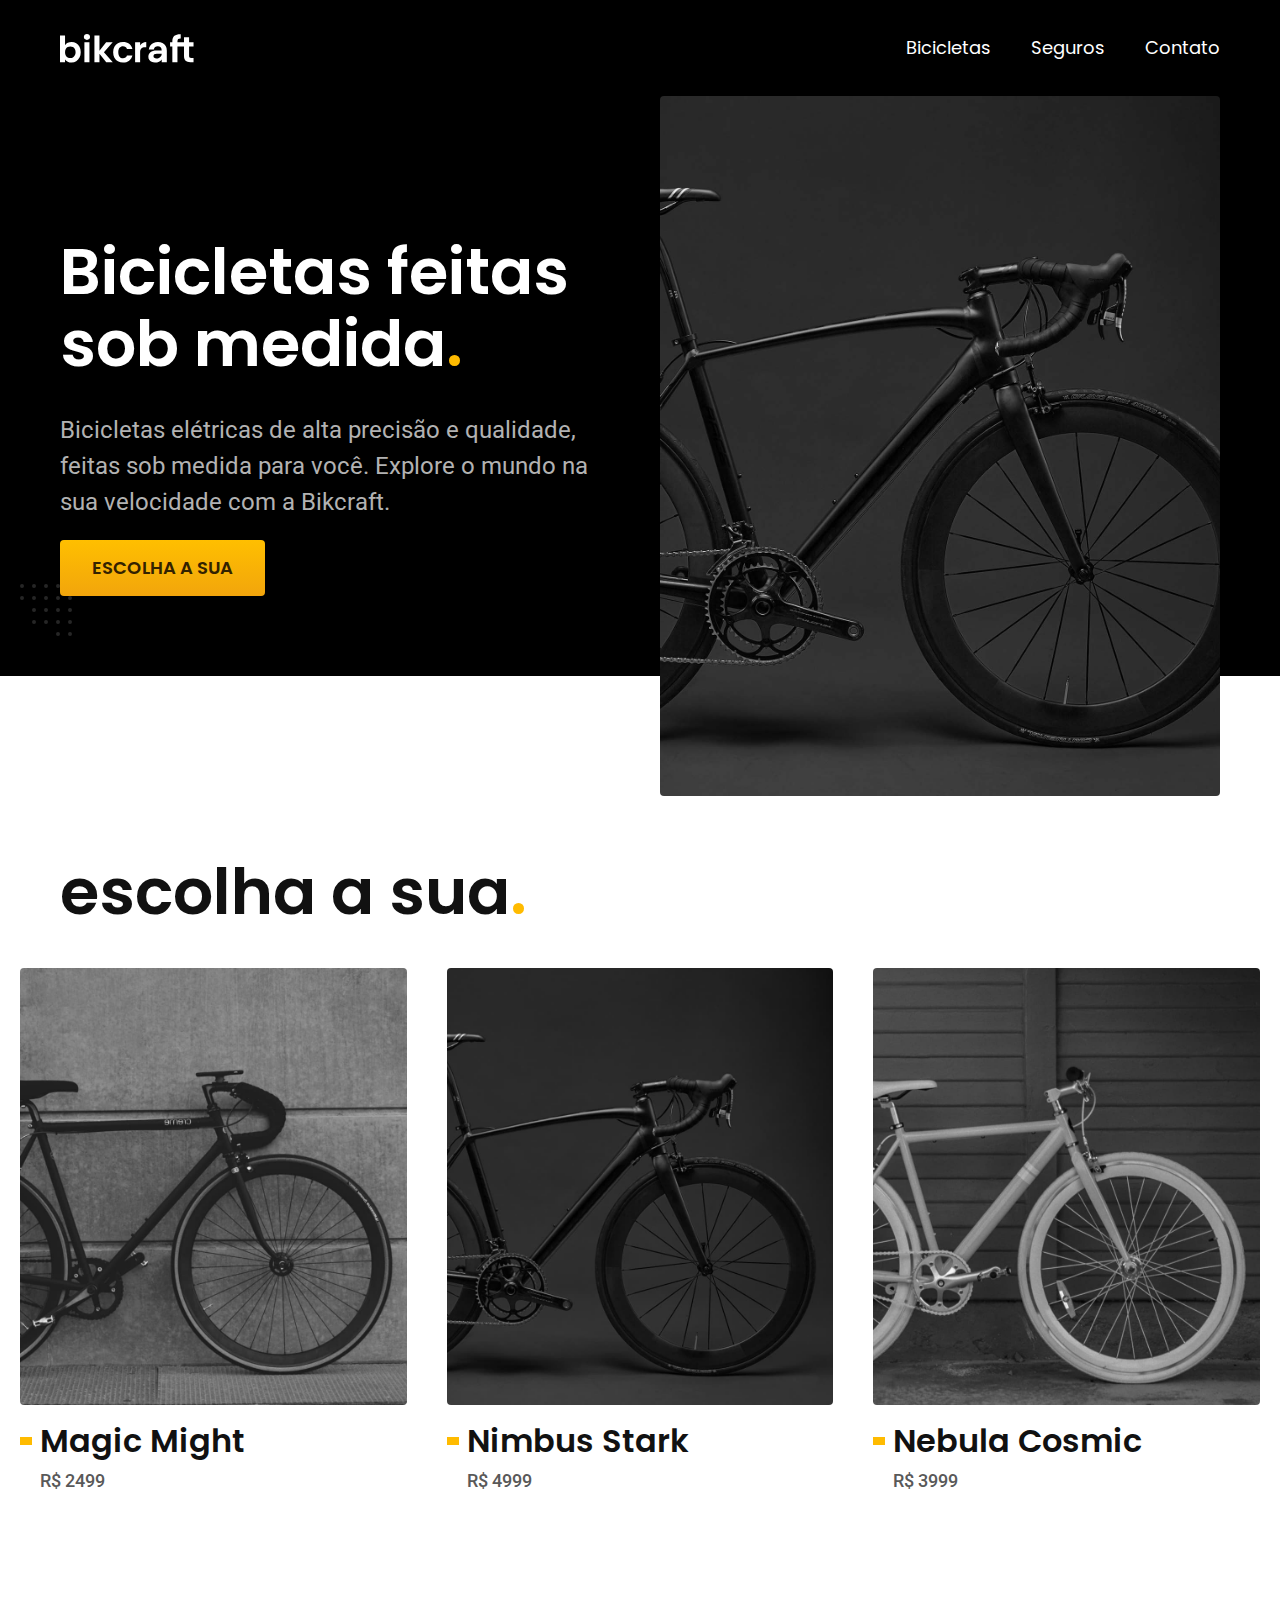
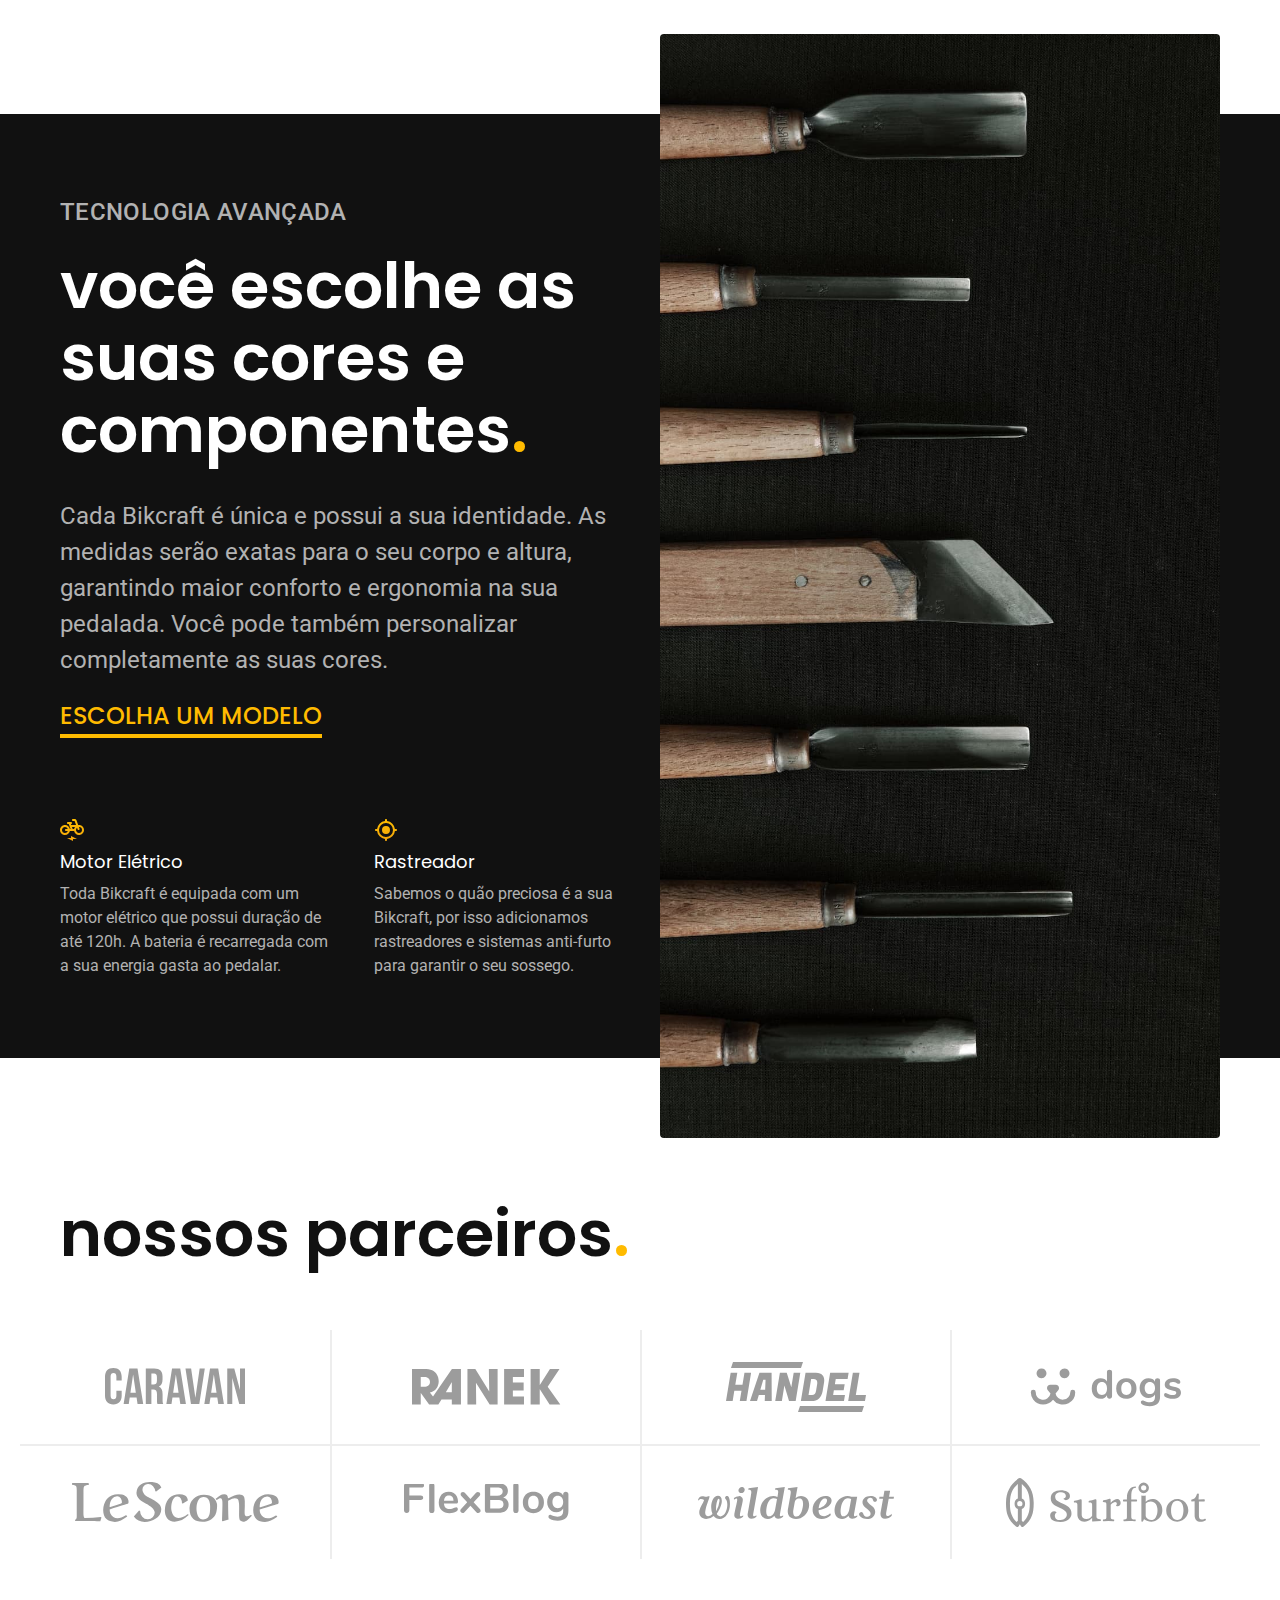
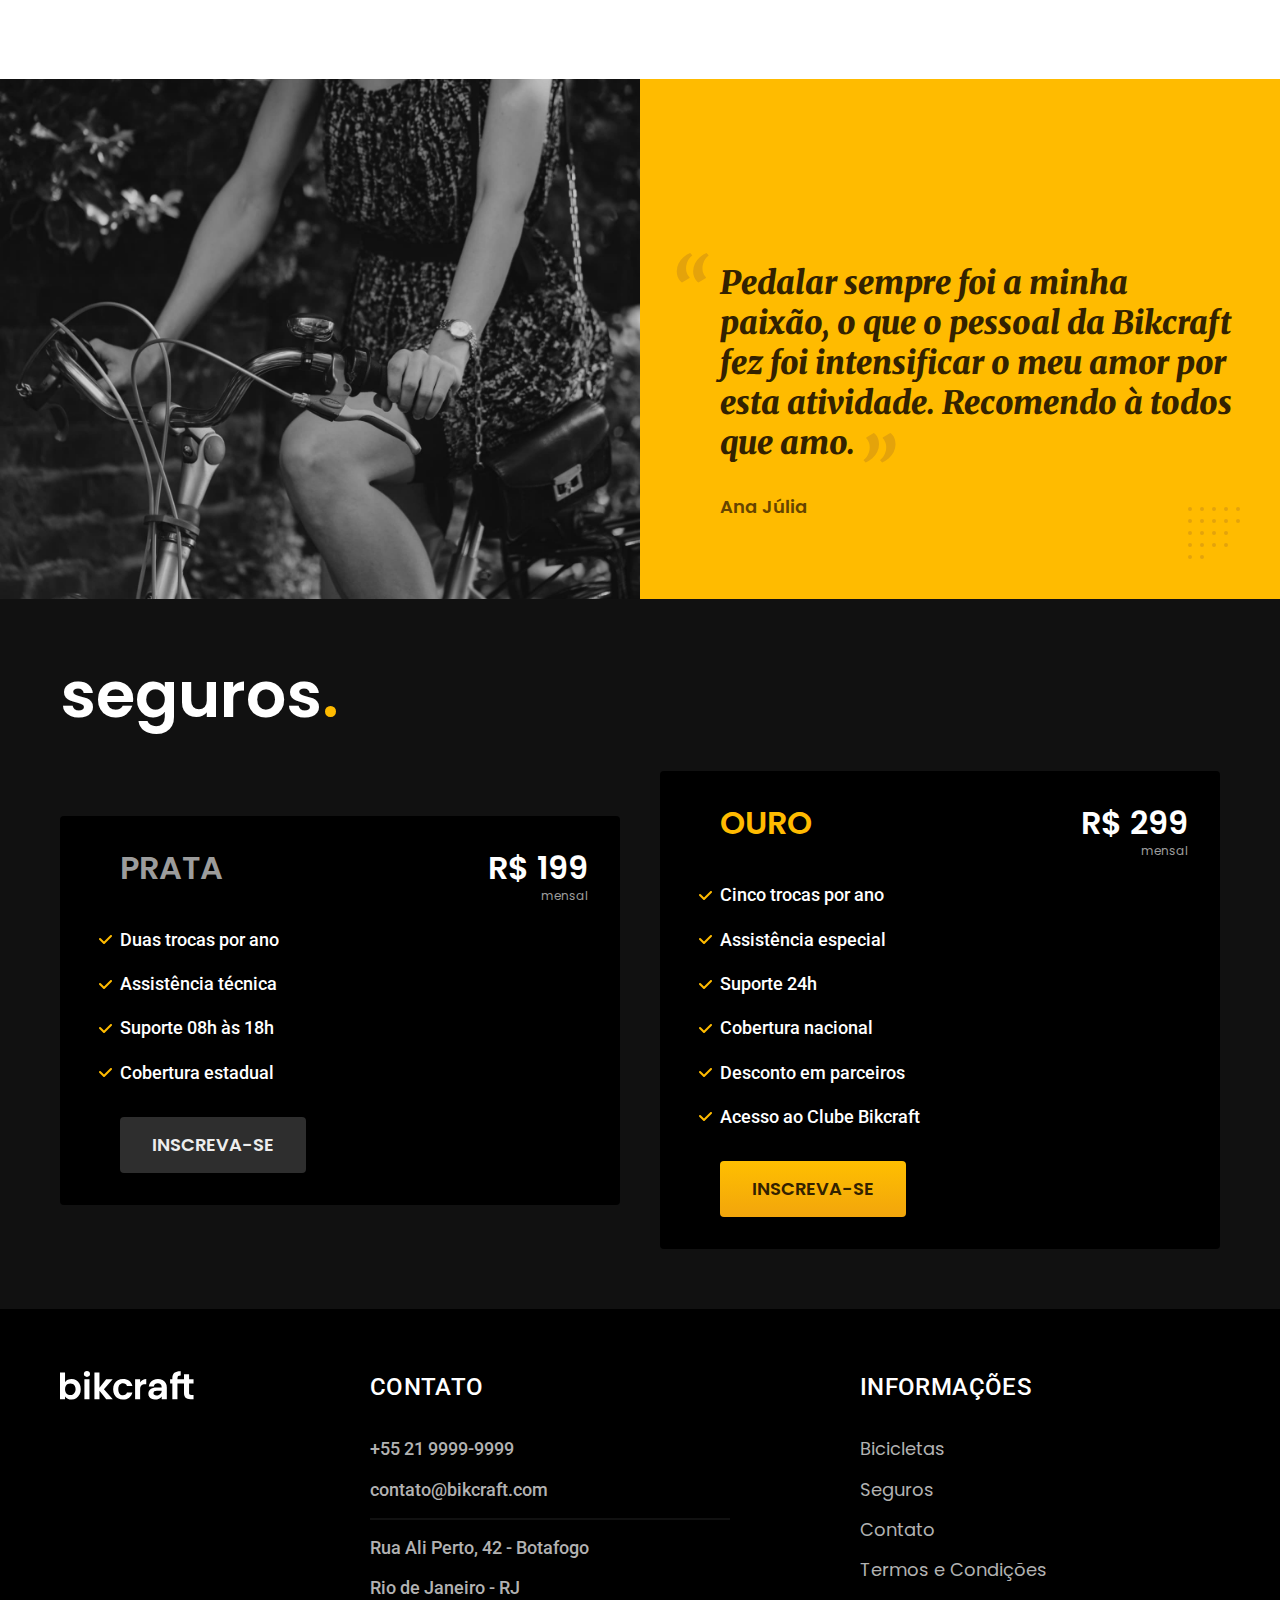
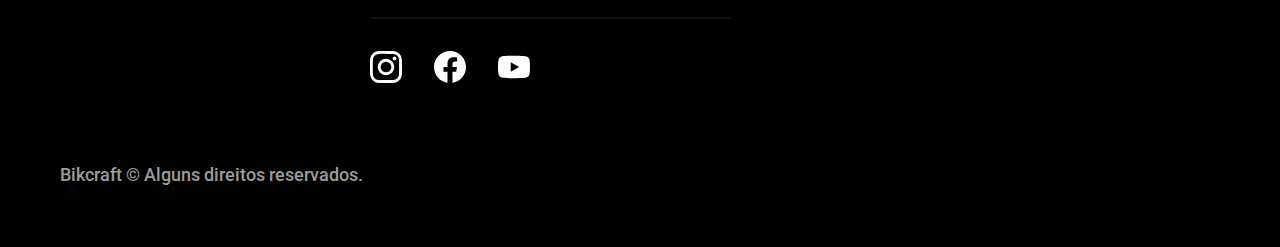
<file: index.html>
<!DOCTYPE html>
<html lang="pt-br">

<head>
  <meta charset="UTF-8">
  <meta http-equiv="X-UA-Compatible" content="IE=edge">
  <meta name="viewport" content="width=device-width, initial-scale=1.0">

  <title>Bikcraft - Bicicletas Elétricas</title>
  <meta name="description" content="Bicicletas elétricas de alta precisão e qualidade, feitas sob medida para o cliente. Explore o mundo na sua velocidade com a Bikcraft.">

  <link rel="icon" href="./favicon.svg" type="image/svg+xml">
  <link rel="preload" href="./css/style.min.css" as="style">
  <link rel="stylesheet" href="./css/style.min.css">

  <script>document.documentElement.classList.add('js');</script>

  <link rel="preconnect" href="https://fonts.googleapis.com">
  <link rel="preconnect" href="https://fonts.gstatic.com" crossorigin>
  <link href="https://fonts.googleapis.com/css2?family=Merriweather:ital,wght@1,900&family=Poppins:wght@400;600&family=Roboto:wght@400;500&display=swap" rel="stylesheet">
</head>

<body>
  <header class="header-bg">
    <div class="header container">
      <a href="./">
        <img src="./img/bikcraft.svg" width="136" height="32" alt="Bikcraft">
      </a>

      <nav aria-label="primaria">
        <ul class="header-menu font-1-m cor-0">
          <li><a href="./bicicletas.html">Bicicletas</a></li>
          <li><a href="./seguros.html">Seguros</a></li>
          <li><a href="./contato.html">Contato</a></li>
        </ul>
      </nav>
    </div>
  </header>

  <main class="introducao-bg">
    <div class="introducao container">
      <div class="introducao-conteudo">
        <h1 class="font-1-xxl cor-0 fadeInDown" data-anime="200">Bicicletas feitas sob medida<span class="cor-p1">.</span></h1>
        <p class="font-2-l cor-5 fadeInDown" data-anime="400">Bicicletas elétricas de alta precisão e qualidade, feitas sob medida para você. Explore o mundo na sua velocidade com a Bikcraft.</p>
        <a class="botao fadeInDown" data-anime="600" href="./bicicletas.html">Escolha a sua</a>
      </div>
      <picture data-anime="800" class="fadeInDown">
        <source media="(max-width: 800px)" srcset="./img/bicicletas/nimbus.jpg">
        <img src="./img/fotos/introducao.jpg" width="1280" height="1600" alt="Bicicleta elétrica preta.">
      </picture>
    </div>
  </main>

  <article class="bicicletas-lista">
    <h2 class="container font-1-xxl">escolha a sua<span class="cor-p1">.</span></h2>

    <ul>
      <li>
        <a href="./bicicletas/magic.html">
          <img src="./img/bicicletas/magic-home.jpg" alt="Bicicleta preta" width="920" height="1040">
          <h3 class="font-1-xl">Magic Might</h3>
          <span class="font-2-m cor-8">R$ 2499</span>
        </a>
      </li>
      <li>
        <a href="./bicicletas/nimbus.html">
          <img src="./img/bicicletas/nimbus-home.jpg" alt="Bicicleta preta" width="920" height="1040">
          <h3 class="font-1-xl">Nimbus Stark</h3>
          <span class="font-2-m cor-8">R$ 4999</span>
        </a>
      </li>
      <li>
        <a href="./bicicletas/nebula.html">
          <img src="./img/bicicletas/nebula-home.jpg" alt="Bicicleta preta" width="920" height="1040">
          <h3 class="font-1-xl">Nebula Cosmic</h3>
          <span class="font-2-m cor-8">R$ 3999</span>
        </a>
      </li>
    </ul>
  </article>

  <article class="tecnologia-bg">
    <div class="tecnologia container">
      <div class="tecnologia-conteudo">
        <span class="font-2-l-b cor-5">Tecnologia Avançada</span>
        <h2 class="font-1-xxl cor-0">você escolhe as suas cores e componentes<span class="cor-p1">.</span></h2>
        <p class="font-2-l cor-5">Cada Bikcraft é única e possui a sua identidade. As medidas serão exatas para o seu corpo e altura, garantindo maior conforto e ergonomia na sua pedalada. Você pode também personalizar completamente as suas cores.</p>
        <a class="link" href="./bicicletas.html">Escolha um modelo</a>
        <div class="tecnologia-vantagens">
          <div>
            <img src="./img/icones/eletrica.svg" width="24" height="24" alt="">
            <h3 class="font-1-m cor-0">Motor Elétrico</h3>
            <p class="font-2-s cor-5">Toda Bikcraft é equipada com um motor elétrico que possui duração de até 120h. A bateria é recarregada com a sua energia gasta ao pedalar.</p>
          </div>
          <div>
            <img src="./img/icones/rastreador.svg" width="24" height="24" alt="">
            <h3 class="font-1-m cor-0">Rastreador</h3>
            <p class="font-2-s cor-5">Sabemos o quão preciosa é a sua Bikcraft, por isso adicionamos rastreadores e sistemas anti-furto para garantir o seu sossego.</p>
          </div>
        </div>
      </div>
      <div class="tecnologia-imagem">
        <img src="./img/fotos/tecnologia.jpg" width="1200" height="1920" alt="">
      </div>
    </div>
  </article>

  <section class="parceiros" aria-label="Nossos Parceiros">
    <h2 class="container font-1-xxl">nossos parceiros<span class="cor-p1">.</span></h2>

    <ul>
      <li><img src="./img/parceiros/caravan.svg" alt="Caravan" width="140" height="38"></li>
      <li><img src="./img/parceiros/ranek.svg" alt="Ranek" width="149" height="36"></li>
      <li><img src="./img/parceiros/handel.svg" alt="Handel" width="140" height="50"></li>
      <li><img src="./img/parceiros/dogs.svg" alt="Dogs" width="152" height="39"></li>
      <li><img src="./img/parceiros/lescone.svg" alt="LeScone" width="208" height="41"></li>
      <li><img src="./img/parceiros/flexblog.svg" alt="FlexBlog" width="165" height="38"></li>
      <li><img src="./img/parceiros/wildbeast.svg" alt="Wildbeast" width="196" height="34"></li>
      <li><img src="./img/parceiros/surfbot.svg" alt="Surfbot" width="200" height="49"></li>
    </ul>
  </section>

  <section class="depoimento" aria-label="Depoimento">
    <div>
      <img src="./img/fotos/depoimento.jpg" width="1560" height="1360" alt="Pessoa pedalando uma bicicleta Bikcraft">
    </div>
    <div class="depoimento-conteudo">
      <blockquote class="font-1-xl cor-p5">
        <p>Pedalar sempre foi a minha paixão, o que o pessoal da Bikcraft fez foi intensificar o meu amor por esta atividade. Recomendo à todos que amo.</p>
      </blockquote>
      <span class="font-1-m-b cor-p4">Ana Júlia</span>
    </div>
  </section>

  <article class="seguros-bg">
    <div class="seguros container">
      <h2 class="font-1-xxl cor-0">seguros<span class="cor-p1">.</span></h2>
      <div class="seguros-item">
        <h3 class="font-1-xl cor-6">PRATA</h3>
        <span class="font-1-xl cor-0">R$ 199 <span class="font-1-xs cor-6">mensal</span></span>
        <ul class="font-2-m cor-0">
          <li>Duas trocas por ano</li>
          <li>Assistência técnica</li>
          <li>Suporte 08h às 18h</li>
          <li>Cobertura estadual</li>
        </ul>
        <a class="botao secundario" href="./orcamento.html?tipo=seguro&produto=prata">Inscreva-se</a>
      </div>

      <div class="seguros-item">
        <h3 class="font-1-xl cor-p1">OURO</h3>
        <span class="font-1-xl cor-0">R$ 299 <span class="font-1-xs cor-6">mensal</span></span>
        <ul class="font-2-m cor-0">
          <li>Cinco trocas por ano</li>
          <li>Assistência especial</li>
          <li>Suporte 24h</li>
          <li>Cobertura nacional</li>
          <li>Desconto em parceiros</li>
          <li>Acesso ao Clube Bikcraft</li>
        </ul>
        <a class="botao" href="./orcamento.html?tipo=seguro&produto=ouro">Inscreva-se</a>
      </div>
    </div>
  </article>

  <footer class="footer-bg">
    <div class="footer container">
      <img src="./img/bikcraft.svg" width="136" height="32" alt="Bikcraft">
      <div class="footer-contato">
        <h3 class="font-2-l-b cor-0">Contato</h3>
        <ul class="font-2-m cor-5">
          <li><a href="tel:+552199999999">+55 21 9999-9999</a></li>
          <li><a href="mailto:contato@bikcraft.com">contato@bikcraft.com</a></li>
          <li>Rua Ali Perto, 42 - Botafogo</li>
          <li>Rio de Janeiro - RJ</li>
        </ul>
        <div class="footer-redes">
          <a href="./">
            <img src="./img/redes/instagram.svg" width="32" height="32" alt="Instagram">
          </a>
          <a href="./">
            <img src="./img/redes/facebook.svg" width="32" height="32" alt="Facebook">
          </a>
          <a href="./">
            <img src="./img/redes/youtube.svg" width="32" height="32" alt="Youtube">
          </a>
        </div>
      </div>
      <div class="footer-informacoes">
        <h3 class="font-2-l-b cor-0">Informações</h3>
        <nav>
          <ul class="font-1-m cor-5">
            <li><a href="./bicicletas.html">Bicicletas</a></li>
            <li><a href="./seguros.html">Seguros</a></li>
            <li><a href="./contato.html">Contato</a></li>
            <li><a href="./termos.html">Termos e Condições</a></li>
          </ul>
        </nav>
      </div>
      <p class="footer-copy font-2-m cor-6">Bikcraft © Alguns direitos reservados.</p>
    </div>
  </footer>

  <script src="./js/plugins/simple-anime.js"></script>
  <script src="./js/script.js"></script>
</body>

</html>
</file>
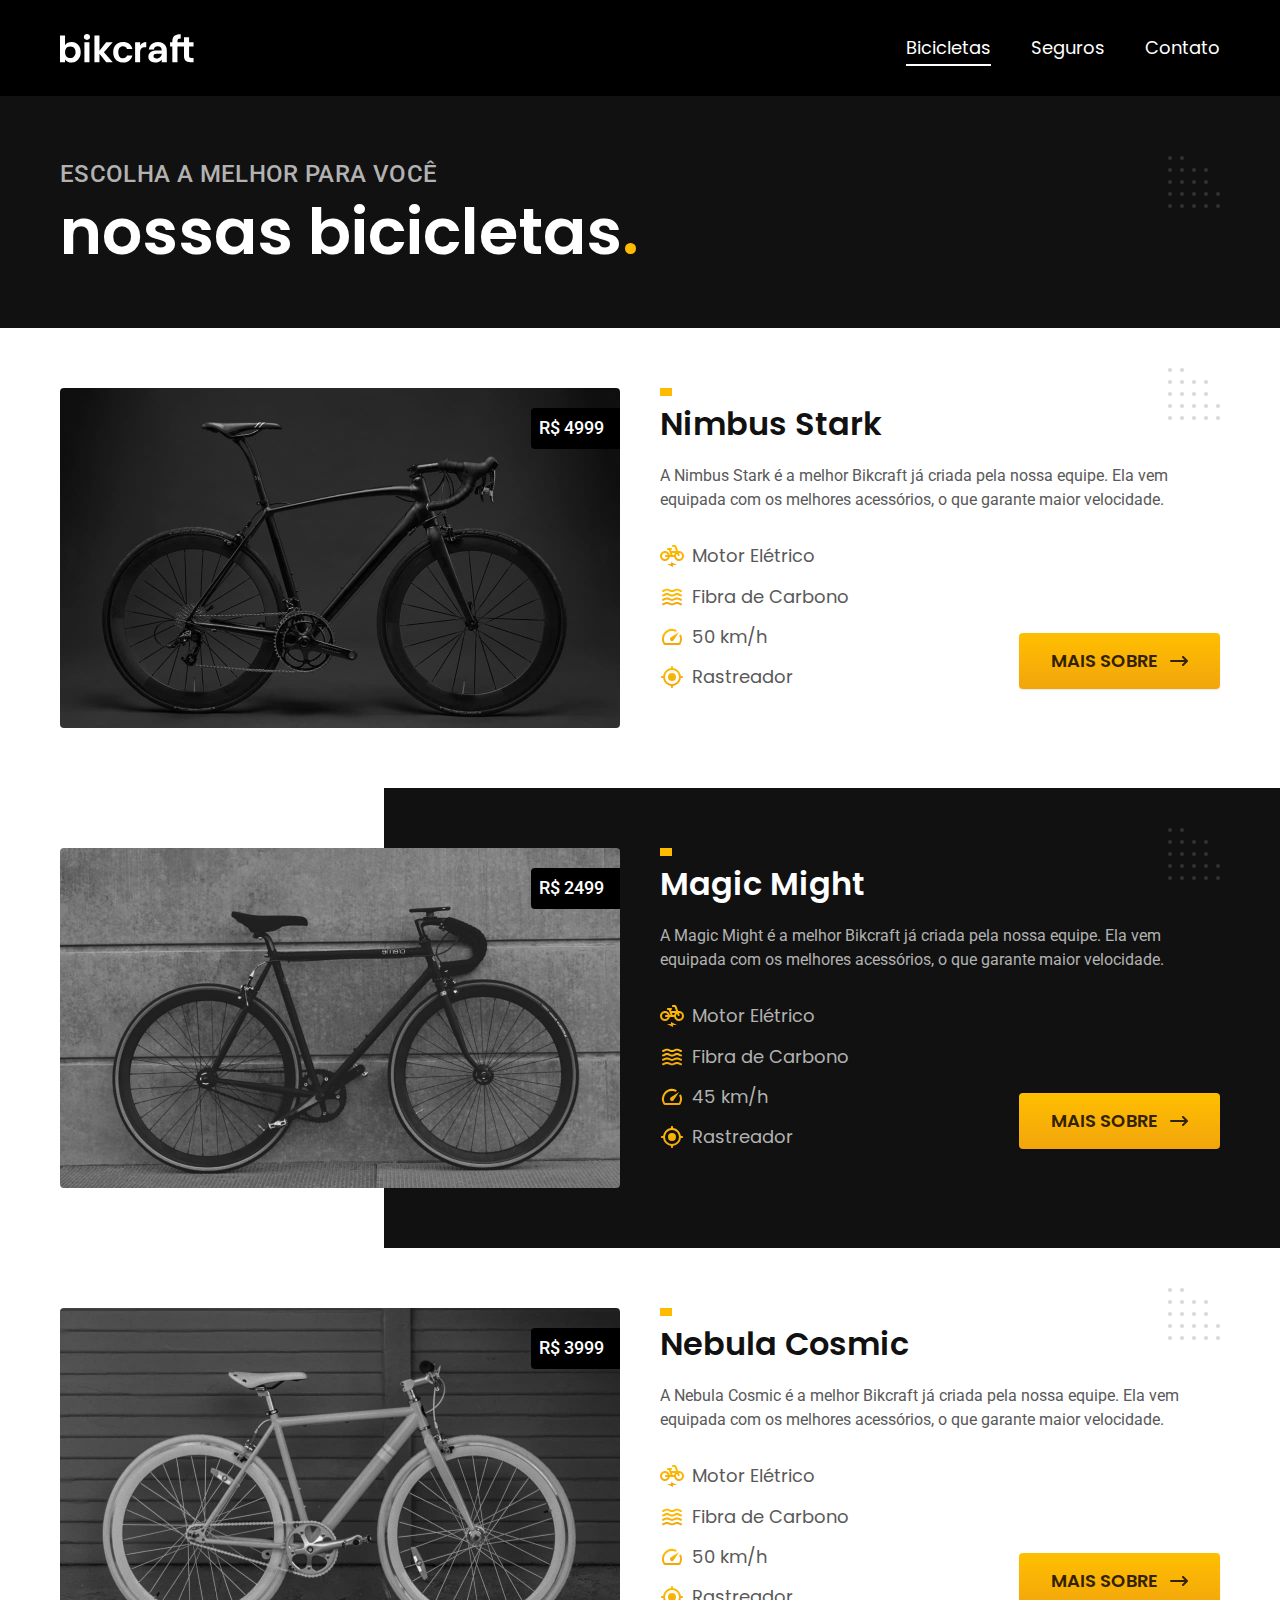
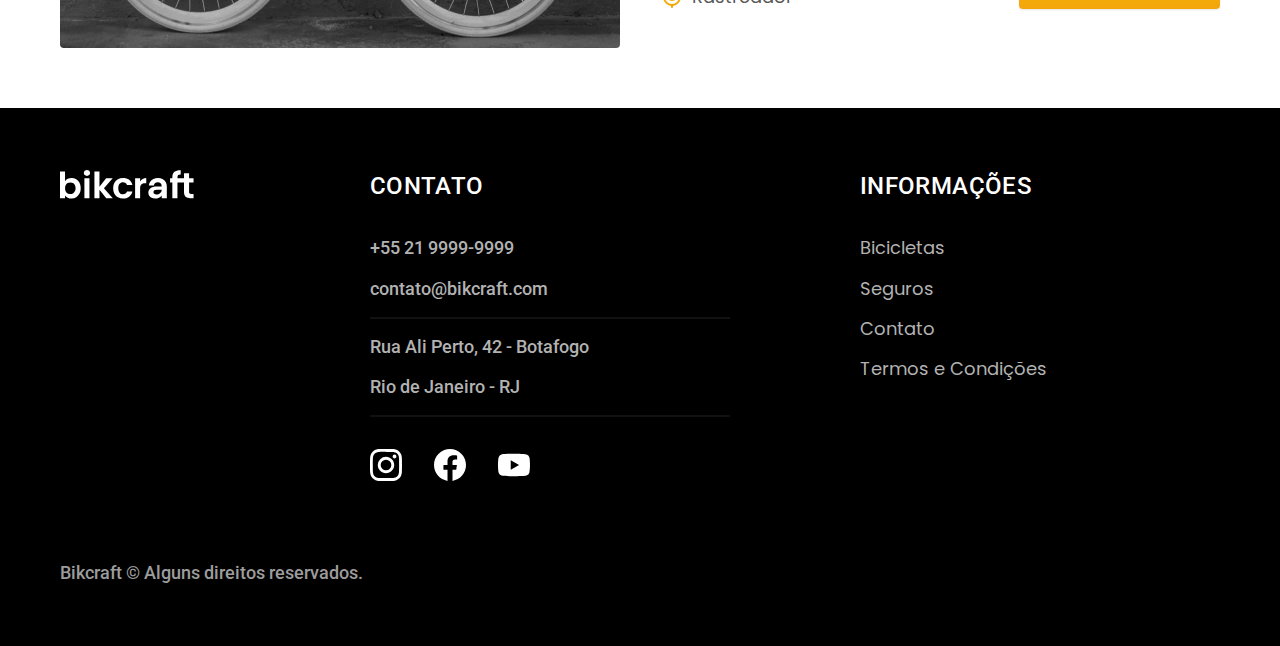
<file: bicicletas.html>
<!DOCTYPE html>
<html lang="pt-br">

<head>
  <meta charset="UTF-8">
  <meta name="viewport" content="width=device-width, initial-scale=1.0">

  <title>Bicicletas | Bikcraft</title>
  <meta name="description" content="Bicicletas">

  <link rel="icon" href="./favicon.svg" type="image/svg+xml">
  <link rel="preload" href="./css/style.min.css" as="style">
  <link rel="stylesheet" href="./css/style.min.css">
  <script>document.documentElement.classList.add('js');</script>

  <link rel="preconnect" href="https://fonts.googleapis.com">
  <link rel="preconnect" href="https://fonts.gstatic.com" crossorigin>
  <link href="https://fonts.googleapis.com/css2?family=Merriweather:ital,wght@1,900&family=Poppins:wght@400;600&family=Roboto:wght@400;500&display=swap" rel="stylesheet">
</head>

<body id="bicicletas">
  <header class="header-bg">
    <div class="header container">
      <a href="./">
        <img src="./img/bikcraft.svg" alt="Bikcraft">
      </a>

      <nav aria-label="primaria">
        <ul class="header-menu font-1-m cor-0">
          <li><a href="./bicicletas.html">Bicicletas</a></li>
          <li><a href="./seguros.html">Seguros</a></li>
          <li><a href="./contato.html">Contato</a></li>
        </ul>
      </nav>
    </div>
  </header>

  <main>
    <div class="titulo-bg">
      <div class="titulo container">
        <p class="font-2-l-b cor-5">Escolha a melhor para você</p>
        <h1 class="font-1-xxl cor-0">nossas bicicletas<span class="cor-p1">.</span></h1>
      </div>
    </div>

    <div class="bicicletas container">
      <div class="bicicletas-imagem">
        <img src="./img/bicicletas/nimbus.jpg" alt="Bicicleta preta">
        <span class="font-2-m cor-0">R$ 4999</span>
      </div>
      <div class="bicicletas-conteudo">
        <h2 class="font-1-xl">Nimbus Stark</h2>
        <p class="font-2-s cor-8">A Nimbus Stark é a melhor Bikcraft já criada pela nossa equipe. Ela vem equipada com os melhores acessórios, o que garante maior velocidade.</p>
        <ul class="font-1-m cor-8">
          <li>
            <img src="./img/icones/eletrica.svg" alt="">
            Motor Elétrico
          </li>
          <li>
            <img src="./img/icones/carbono.svg" alt="">
            Fibra de Carbono
          </li>
          <li>
            <img src="./img/icones/velocidade.svg" alt="">
            50 km/h
          </li>
          <li>
            <img src="./img/icones/rastreador.svg" alt="">
            Rastreador
          </li>
        </ul>
        <a class="botao seta" href="./bicicletas/nimbus.html">Mais Sobre</a>
      </div>
    </div>

    <div class="bicicletas-bg">
      <div class="bicicletas container">
        <div class="bicicletas-imagem">
          <img src="./img/bicicletas/magic.jpg" alt="Bicicleta preta">
          <span class="font-2-m cor-0">R$ 2499</span>
        </div>
        <div class="bicicletas-conteudo">
          <h2 class="font-1-xl cor-0">Magic Might</h2>
          <p class="font-2-s cor-5">A Magic Might é a melhor Bikcraft já criada pela nossa equipe. Ela vem equipada com os melhores acessórios, o que garante maior velocidade.</p>
          <ul class="font-1-m cor-5">
            <li>
              <img src="./img/icones/eletrica.svg" alt="">
              Motor Elétrico
            </li>
            <li>
              <img src="./img/icones/carbono.svg" alt="">
              Fibra de Carbono
            </li>
            <li>
              <img src="./img/icones/velocidade.svg" alt="">
              45 km/h
            </li>
            <li>
              <img src="./img/icones/rastreador.svg" alt="">
              Rastreador
            </li>
          </ul>
          <a class="botao seta" href="./bicicletas/magic.html">Mais Sobre</a>
        </div>
      </div>
    </div>

    <div class="bicicletas container">
      <div class="bicicletas-imagem">
        <img src="./img/bicicletas/nebula.jpg" alt="Bicicleta preta">
        <span class="font-2-m cor-0">R$ 3999</span>
      </div>
      <div class="bicicletas-conteudo">
        <h2 class="font-1-xl">Nebula Cosmic</h2>
        <p class="font-2-s cor-8">A Nebula Cosmic é a melhor Bikcraft já criada pela nossa equipe. Ela vem equipada com os melhores acessórios, o que garante maior velocidade.</p>
        <ul class="font-1-m cor-8">
          <li>
            <img src="./img/icones/eletrica.svg" alt="">
            Motor Elétrico
          </li>
          <li>
            <img src="./img/icones/carbono.svg" alt="">
            Fibra de Carbono
          </li>
          <li>
            <img src="./img/icones/velocidade.svg" alt="">
            50 km/h
          </li>
          <li>
            <img src="./img/icones/rastreador.svg" alt="">
            Rastreador
          </li>
        </ul>
        <a class="botao seta" href="./bicicletas/nebula.html">Mais Sobre</a>
      </div>
    </div>

  </main>

  <footer class="footer-bg">
    <div class="footer container">
      <img src="./img/bikcraft.svg" alt="Bikcraft">
      <div class="footer-contato">
        <h3 class="font-2-l-b cor-0">Contato</h3>
        <ul class="font-2-m cor-5">
          <li><a href="tel:+552199999999">+55 21 9999-9999</a></li>
          <li><a href="mailto:contato@bikcraft.com">contato@bikcraft.com</a></li>
          <li>Rua Ali Perto, 42 - Botafogo</li>
          <li>Rio de Janeiro - RJ</li>
        </ul>
        <div class="footer-redes">
          <a href="./">
            <img src="./img/redes/instagram.svg" alt="Instagram">
          </a>
          <a href="./">
            <img src="./img/redes/facebook.svg" alt="Facebook">
          </a>
          <a href="./">
            <img src="./img/redes/youtube.svg" alt="Youtube">
          </a>
        </div>
      </div>
      <div class="footer-informacoes">
        <h3 class="font-2-l-b cor-0">Informações</h3>
        <nav>
          <ul class="font-1-m cor-5">
            <li><a href="./bicicletas.html">Bicicletas</a></li>
            <li><a href="./seguros.html">Seguros</a></li>
            <li><a href="./contato.html">Contato</a></li>
            <li><a href="./termos.html">Termos e Condições</a></li>
          </ul>
        </nav>
      </div>
      <p class="footer-copy font-2-m cor-6">Bikcraft © Alguns direitos reservados.</p>
    </div>
  </footer>
  <script src="./js/script.js"></script>
</body>

</html>
</file>
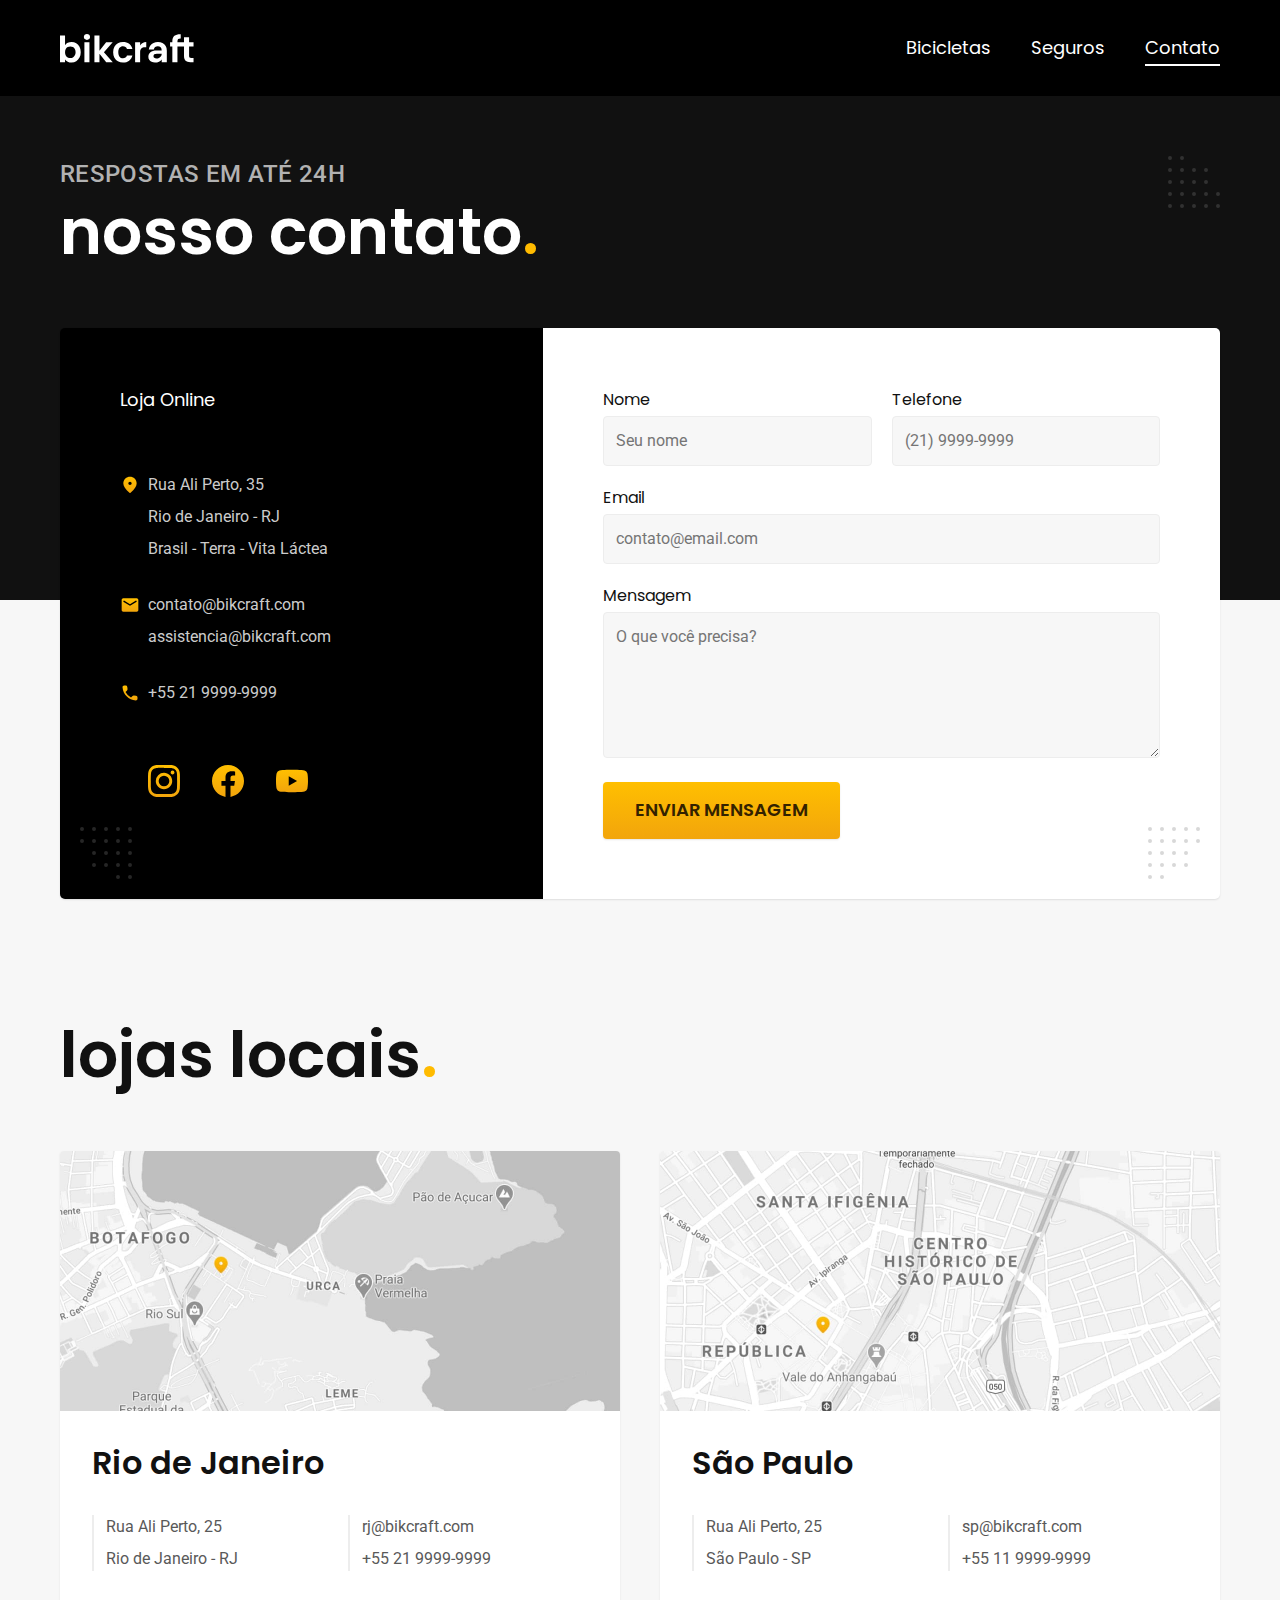
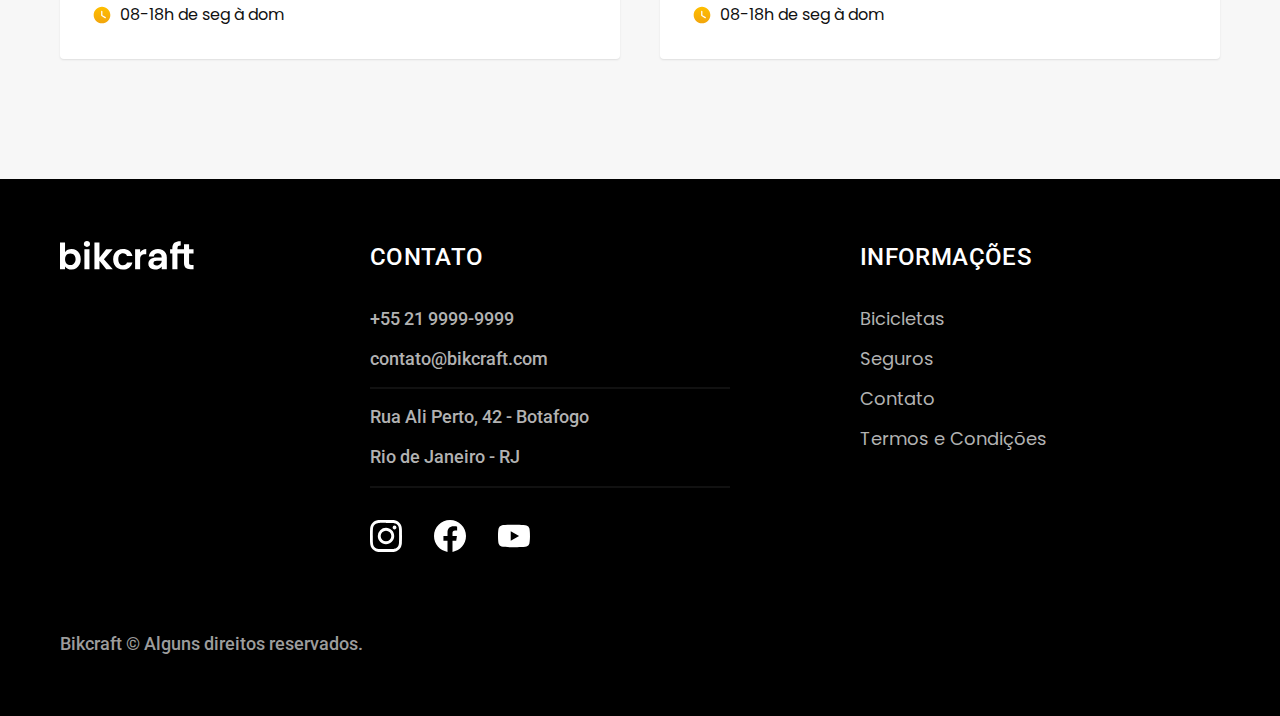
<file: contato.html>
<!DOCTYPE html>
<html lang="pt-br">

<head>
  <meta charset="UTF-8">
  <meta name="viewport" content="width=device-width, initial-scale=1.0">

  <title>Contato | Bikcraft</title>
  <meta name="description" content="Contato.">

  <link rel="icon" href="./favicon.svg" type="image/svg+xml">
  <link rel="preload" href="./css/style.min.css" as="style">
  <link rel="stylesheet" href="./css/style.min.css">
  <script>document.documentElement.classList.add('js');</script>

  <link rel="preconnect" href="https://fonts.googleapis.com">
  <link rel="preconnect" href="https://fonts.gstatic.com" crossorigin>
  <link href="https://fonts.googleapis.com/css2?family=Merriweather:ital,wght@1,900&family=Poppins:wght@400;600&family=Roboto:wght@400;500&display=swap" rel="stylesheet">
</head>

<body id="contato">
  <header class="header-bg">
    <div class="header container">
      <a href="./">
        <img src="./img/bikcraft.svg" alt="Bikcraft">
      </a>

      <nav aria-label="primaria">
        <ul class="header-menu font-1-m cor-0">
          <li><a href="./bicicletas.html">Bicicletas</a></li>
          <li><a href="./seguros.html">Seguros</a></li>
          <li><a href="./contato.html">Contato</a></li>
        </ul>
      </nav>
    </div>
  </header>

  <main>
    <div class="titulo-bg">
      <div class="titulo container">
        <p class="font-2-l-b cor-5">Respostas em até 24h</p>
        <h1 class="font-1-xxl cor-0">nosso contato<span class="cor-p1">.</span></h1>
      </div>
    </div>

    <div class="contato container">
      <section class="contato-dados" aria-label="Endereço">
        <h2 class="font-1-m cor-0">Loja Online</h2>
        <div class="contato-endereco font-2-s cor-4">
          <p>Rua Ali Perto, 35</p>
          <p>Rio de Janeiro - RJ</p>
          <p>Brasil - Terra - Vita Láctea</p>
        </div>
        <address class="contato-meios font-2-s cor-4">
          <a href="mailto:contato@bikcraft.com">contato@bikcraft.com</a>
          <a href="mailto:assistencia@bikcraft.com">assistencia@bikcraft.com</a>
          <a href="tel:+552199999999">+55 21 9999-9999</a>
        </address>
        <div class="contato-redes">
          <a href="./">
            <img src="./img/redes/instagram-p.svg" alt="Instagram">
          </a>
          <a href="./">
            <img src="./img/redes/facebook-p.svg" alt="Facebook">
          </a>
          <a href="./">
            <img src="./img/redes/youtube-p.svg" alt="Youtube">
          </a>
        </div>
      </section>
      <section class="contato-formulario" aria-label="Formulário">
        <form class="form" action="./enviar.php" method="post">
          <div>
            <label for="nome">Nome</label>
            <input type="text" id="nome" name="nome" placeholder="Seu nome">
          </div>
          <div>
            <label for="telefone">Telefone</label>
            <input type="text" id="telefone" name="telefone" placeholder="(21) 9999-9999">
          </div>
          <div class="col-2">
            <label for="email">Email</label>
            <input type="email" id="email" name="email" placeholder="contato@email.com" required>
          </div>
          <div class="col-2">
            <label for="mensagem">Mensagem</label>
            <textarea rows="5" id="mensagem" name="mensagem" placeholder="O que você precisa?"></textarea>
          </div>
          <button class="botao col-2">Enviar Mensagem</button>
        </form>
      </section>
    </div>
  </main>

  <article class="lojas container">
    <h2 class="font-1-xxl">lojas locais<span class="cor-p1">.</span></h2>
    <div class="lojas-item">
      <img src="./img/lojas/rj.jpg" alt="mapa marcando o endereço em Rua Ali Perto, 25 - Rio de Janeiro - RJ">
      <div class="lojas-conteudo">
        <h3 class="font-1-xl">Rio de Janeiro</h3>
        <div class="lojas-dados font-2-s cor-8">
          <p>Rua Ali Perto, 25</p>
          <p>Rio de Janeiro - RJ</p>
        </div>
        <div class="lojas-dados font-2-s cor-8">
          <a href="mailto:rj@bikcraft.com">rj@bikcraft.com</a>
          <a href="tel:+552199999999">+55 21 9999-9999</a>
        </div>
        <p class="lojas-tempo font-1-s"><img src="./img/icones/horario.svg" alt="">08-18h de seg à dom</p>
      </div>
    </div>

    <div class="lojas-item">
      <img src="./img/lojas/sp.jpg" alt="mapa marcando o endereço em Rua Ali Perto, 25 - São Paulo - SP">
      <div class="lojas-conteudo">
        <h3 class="font-1-xl">São Paulo</h3>
        <div class="lojas-dados font-2-s cor-8">
          <p>Rua Ali Perto, 25</p>
          <p>São Paulo - SP</p>
        </div>
        <div class="lojas-dados font-2-s cor-8">
          <a href="mailto:sp@bikcraft.com">sp@bikcraft.com</a>
          <a href="tel:+551199999999">+55 11 9999-9999</a>
        </div>
        <p class="lojas-tempo font-1-s"><img src="./img/icones/horario.svg" alt="">08-18h de seg à dom</p>
      </div>
    </div>
  </article>

  <footer class="footer-bg">
    <div class="footer container">
      <img src="./img/bikcraft.svg" alt="Bikcraft">
      <div class="footer-contato">
        <h3 class="font-2-l-b cor-0">Contato</h3>
        <ul class="font-2-m cor-5">
          <li><a href="tel:+552199999999">+55 21 9999-9999</a></li>
          <li><a href="mailto:contato@bikcraft.com">contato@bikcraft.com</a></li>
          <li>Rua Ali Perto, 42 - Botafogo</li>
          <li>Rio de Janeiro - RJ</li>
        </ul>
        <div class="footer-redes">
          <a href="./">
            <img src="./img/redes/instagram.svg" alt="Instagram">
          </a>
          <a href="./">
            <img src="./img/redes/facebook.svg" alt="Facebook">
          </a>
          <a href="./">
            <img src="./img/redes/youtube.svg" alt="Youtube">
          </a>
        </div>
      </div>
      <div class="footer-informacoes">
        <h3 class="font-2-l-b cor-0">Informações</h3>
        <nav>
          <ul class="font-1-m cor-5">
            <li><a href="./bicicletas.html">Bicicletas</a></li>
            <li><a href="./seguros.html">Seguros</a></li>
            <li><a href="./contato.html">Contato</a></li>
            <li><a href="./termos.html">Termos e Condições</a></li>
          </ul>
        </nav>
      </div>
      <p class="footer-copy font-2-m cor-6">Bikcraft © Alguns direitos reservados.</p>
    </div>
  </footer>
  <script src="./js/script.js"></script>
  <script src="./js/formulario.js"></script>
</body>

</html>
</file>
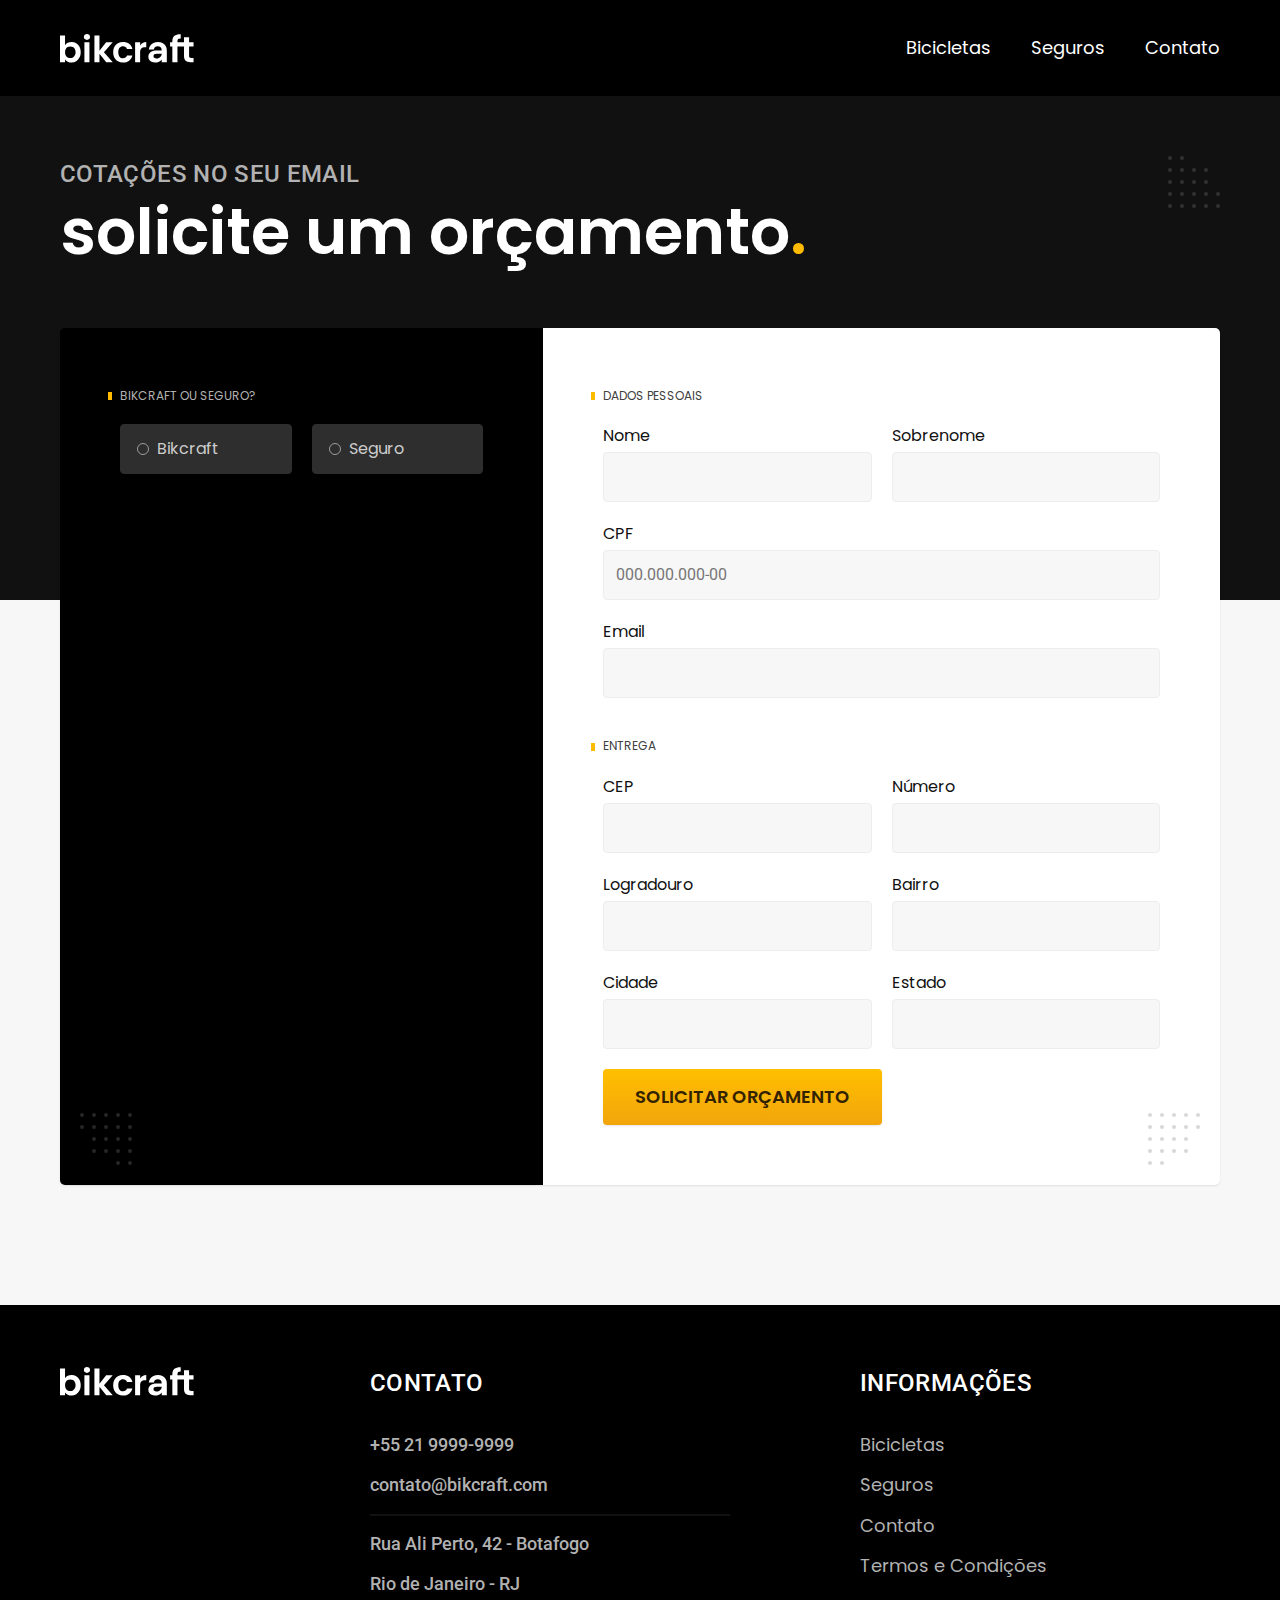
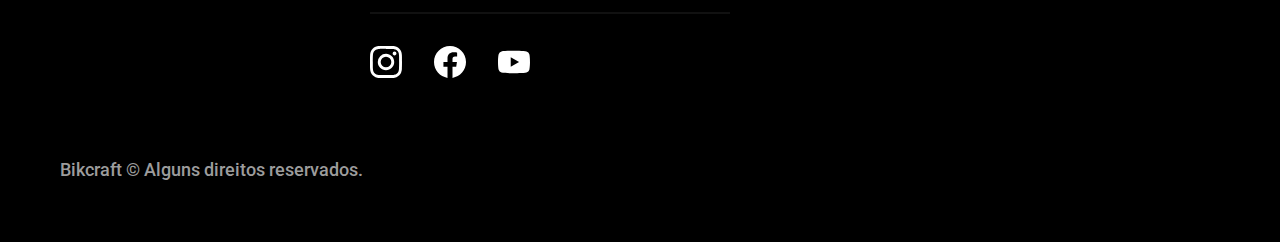
<file: orcamento.html>
<!DOCTYPE html>
<html lang="pt-br">

<head>
  <meta charset="UTF-8">
  <meta name="viewport" content="width=device-width, initial-scale=1.0">

  <title>Orçamento | Bikcraft</title>
  <meta name="description" content="Orçamento.">

  <link rel="icon" href="./favicon.svg" type="image/svg+xml">
  <link rel="preload" href="./css/style.min.css" as="style">
  <link rel="stylesheet" href="./css/style.min.css">
  <script>document.documentElement.classList.add('js');</script>

  <link rel="preconnect" href="https://fonts.googleapis.com">
  <link rel="preconnect" href="https://fonts.gstatic.com" crossorigin>
  <link href="https://fonts.googleapis.com/css2?family=Merriweather:ital,wght@1,900&family=Poppins:wght@400;600&family=Roboto:wght@400;500&display=swap" rel="stylesheet">
</head>

<body id="orcamento">
  <header class="header-bg">
    <div class="header container">
      <a href="./">
        <img src="./img/bikcraft.svg" alt="Bikcraft">
      </a>

      <nav aria-label="primaria">
        <ul class="header-menu font-1-m cor-0">
          <li><a href="./bicicletas.html">Bicicletas</a></li>
          <li><a href="./seguros.html">Seguros</a></li>
          <li><a href="./contato.html">Contato</a></li>
        </ul>
      </nav>
    </div>
  </header>

  <main>
    <div class="titulo-bg">
      <div class="titulo container">
        <p class="font-2-l-b cor-5">Cotações no seu email</p>
        <h1 class="font-1-xxl cor-0">solicite um orçamento<span class="cor-p1">.</span></h1>
      </div>
    </div>

    <form class="orcamento container" action="./enviar.php" method="post">
      <div class="orcamento-produto">
        <h2 class="font-1-xs cor-5">Bikcraft ou Seguro?</h2>

        <input type="radio" name="tipo" value="bikcraft" id="bikcraft">
        <label for="bikcraft">Bikcraft</label>

        <input type="radio" name="tipo" value="seguro" id="seguro">
        <label for="seguro">Seguro</label>

        <div class="orcamento-conteudo" id="orcamento-bikcraft">
          <h2 class="font-1-xs cor-5">Escolha a sua</h2>

          <input type="radio" name="produto" value="nimbus" id="nimbus">
          <label for="nimbus">Nimbus Stark <span>R$ 4999</span></label>
          <div class="orcamento-detalhes">
            <ul class="font-1-xs cor-8">
              <li><img src="./img/icones/eletrica.svg" alt=""> Motor Elétrico</li>
              <li><img src="./img/icones/carbono.svg" alt=""> Fibra de Carbono</li>
              <li><img src="./img/icones/velocidade.svg" alt=""> 50 km/h</li>
              <li><img src="./img/icones/rastreador.svg" alt=""> Rastreador</li>
            </ul>
            <img src="./img/bicicletas/nimbus.jpg" alt="Bicicleta preta">
          </div>

          <input type="radio" name="produto" value="magic" id="magic">
          <label for="magic">Magic Might <span>R$ 2499</span></label>
          <div class="orcamento-detalhes">
            <ul class="font-1-xs cor-8">
              <li><img src="./img/icones/eletrica.svg" alt=""> Motor Elétrico</li>
              <li><img src="./img/icones/carbono.svg" alt=""> Fibra de Carbono</li>
              <li><img src="./img/icones/velocidade.svg" alt=""> 45 km/h</li>
              <li><img src="./img/icones/rastreador.svg" alt=""> Rastreador</li>
            </ul>
            <img src="./img/bicicletas/magic.jpg" alt="Bicicleta preta">
          </div>

          <input type="radio" name="produto" value="nebula" id="nebula">
          <label for="nebula">Nebula Cosmic <span>R$ 3999</span></label>
          <div class="orcamento-detalhes">
            <ul class="font-1-xs cor-8">
              <li><img src="./img/icones/eletrica.svg" alt=""> Motor Elétrico</li>
              <li><img src="./img/icones/carbono.svg" alt=""> Fibra de Carbono</li>
              <li><img src="./img/icones/velocidade.svg" alt=""> 40 km/h</li>
              <li><img src="./img/icones/rastreador.svg" alt=""> Rastreador</li>
            </ul>
            <img src="./img/bicicletas/nebula.jpg" alt="Bicicleta branca">
          </div>

        </div>

        <div class="orcamento-conteudo" id="orcamento-seguro">
          <h2 class="font-1-xs cor-5">Escolha o plano</h2>

          <input type="radio" name="produto" value="prata" id="prata">
          <label for="prata">Prata <span>R$ 199</span></label>

          <input type="radio" name="produto" value="ouro" id="ouro">
          <label for="ouro">Ouro <span>R$ 299</span></label>
        </div>
      </div>
      <div class="orcamento-dados form">
        <h2 class="font-1-xs cor-9 col-2">dados pessoais</h2>
        <div>
          <label for="nome">Nome</label>
          <input type="text" id="nome" name="nome">
        </div>
        <div>
          <label for="sobrenome">Sobrenome</label>
          <input type="text" id="sobrenome" name="sobrenome">
        </div>
        <div class="col-2">
          <label for="cpf">CPF</label>
          <input type="text" id="cpf" name="cpf" placeholder="000.000.000-00">
        </div>
        <div class="col-2">
          <label for="email">Email</label>
          <input type="email" id="email" name="email" required>
        </div>
        <h2 class="font-1-xs cor-9 col-2">entrega</h2>
        <div>
          <label for="cep">CEP</label>
          <input type="text" id="cep" name="cep">
        </div>
        <div>
          <label for="numero">Número</label>
          <input type="text" id="numero" name="numero">
        </div>
        <div>
          <label for="logradouro">Logradouro</label>
          <input type="text" id="logradouro" name="logradouro">
        </div>
        <div>
          <label for="bairro">Bairro</label>
          <input type="text" id="bairro" name="bairro">
        </div>
        <div>
          <label for="cidade">Cidade</label>
          <input type="text" id="cidade" name="cidade">
        </div>
        <div>
          <label for="estado">Estado</label>
          <input type="text" id="estado" name="estado">
        </div>
        <button class="botao col-2">Solicitar Orçamento</button>
      </div>
    </form>
  </main>

  <footer class="footer-bg">
    <div class="footer container">
      <img src="./img/bikcraft.svg" alt="Bikcraft">
      <div class="footer-contato">
        <h3 class="font-2-l-b cor-0">Contato</h3>
        <ul class="font-2-m cor-5">
          <li><a href="tel:+552199999999">+55 21 9999-9999</a></li>
          <li><a href="mailto:contato@bikcraft.com">contato@bikcraft.com</a></li>
          <li>Rua Ali Perto, 42 - Botafogo</li>
          <li>Rio de Janeiro - RJ</li>
        </ul>
        <div class="footer-redes">
          <a href="./">
            <img src="./img/redes/instagram.svg" alt="Instagram">
          </a>
          <a href="./">
            <img src="./img/redes/facebook.svg" alt="Facebook">
          </a>
          <a href="./">
            <img src="./img/redes/youtube.svg" alt="Youtube">
          </a>
        </div>
      </div>
      <div class="footer-informacoes">
        <h3 class="font-2-l-b cor-0">Informações</h3>
        <nav>
          <ul class="font-1-m cor-5">
            <li><a href="./bicicletas.html">Bicicletas</a></li>
            <li><a href="./seguros.html">Seguros</a></li>
            <li><a href="./contato.html">Contato</a></li>
            <li><a href="./termos.html">Termos e Condições</a></li>
          </ul>
        </nav>
      </div>
      <p class="footer-copy font-2-m cor-6">Bikcraft © Alguns direitos reservados.</p>
    </div>
  </footer>
  <script src="./js/script.js"></script>
  <script src="./js/formulario.js"></script>
</body>

</html>
</file>
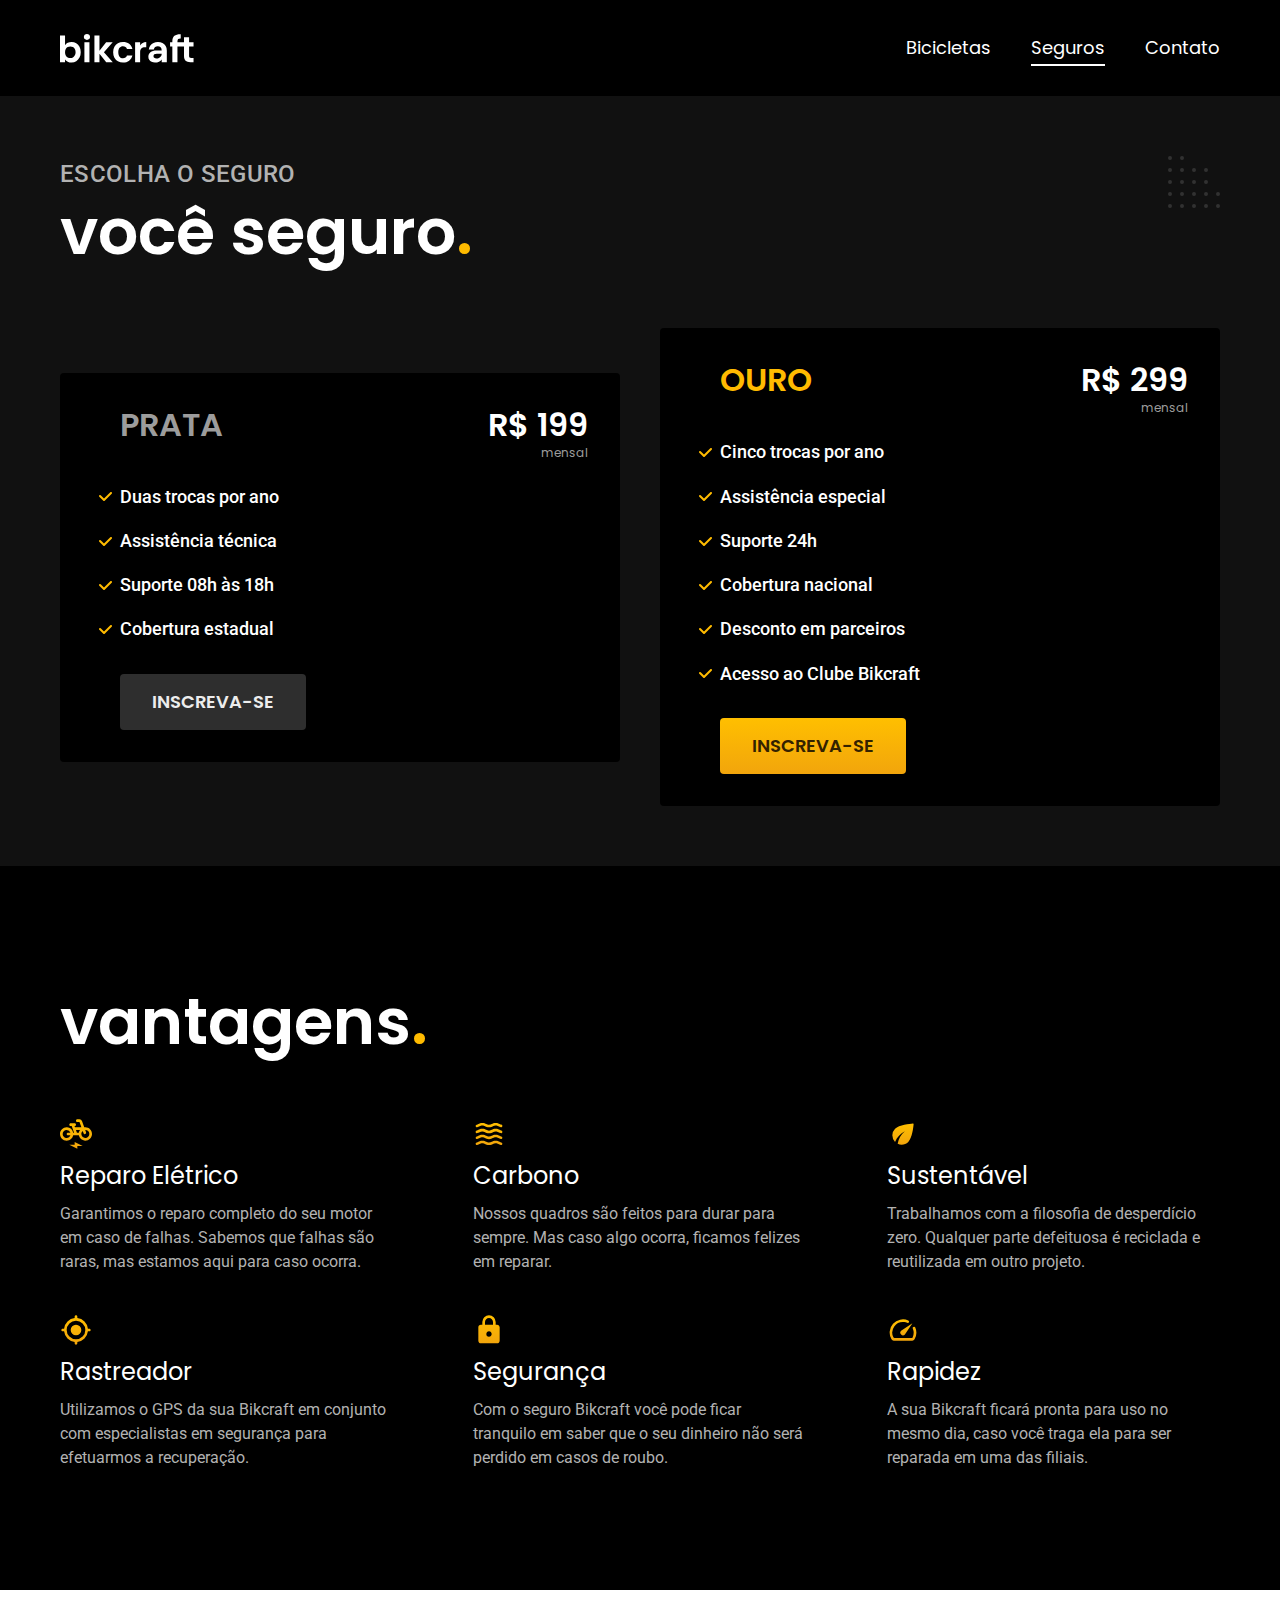
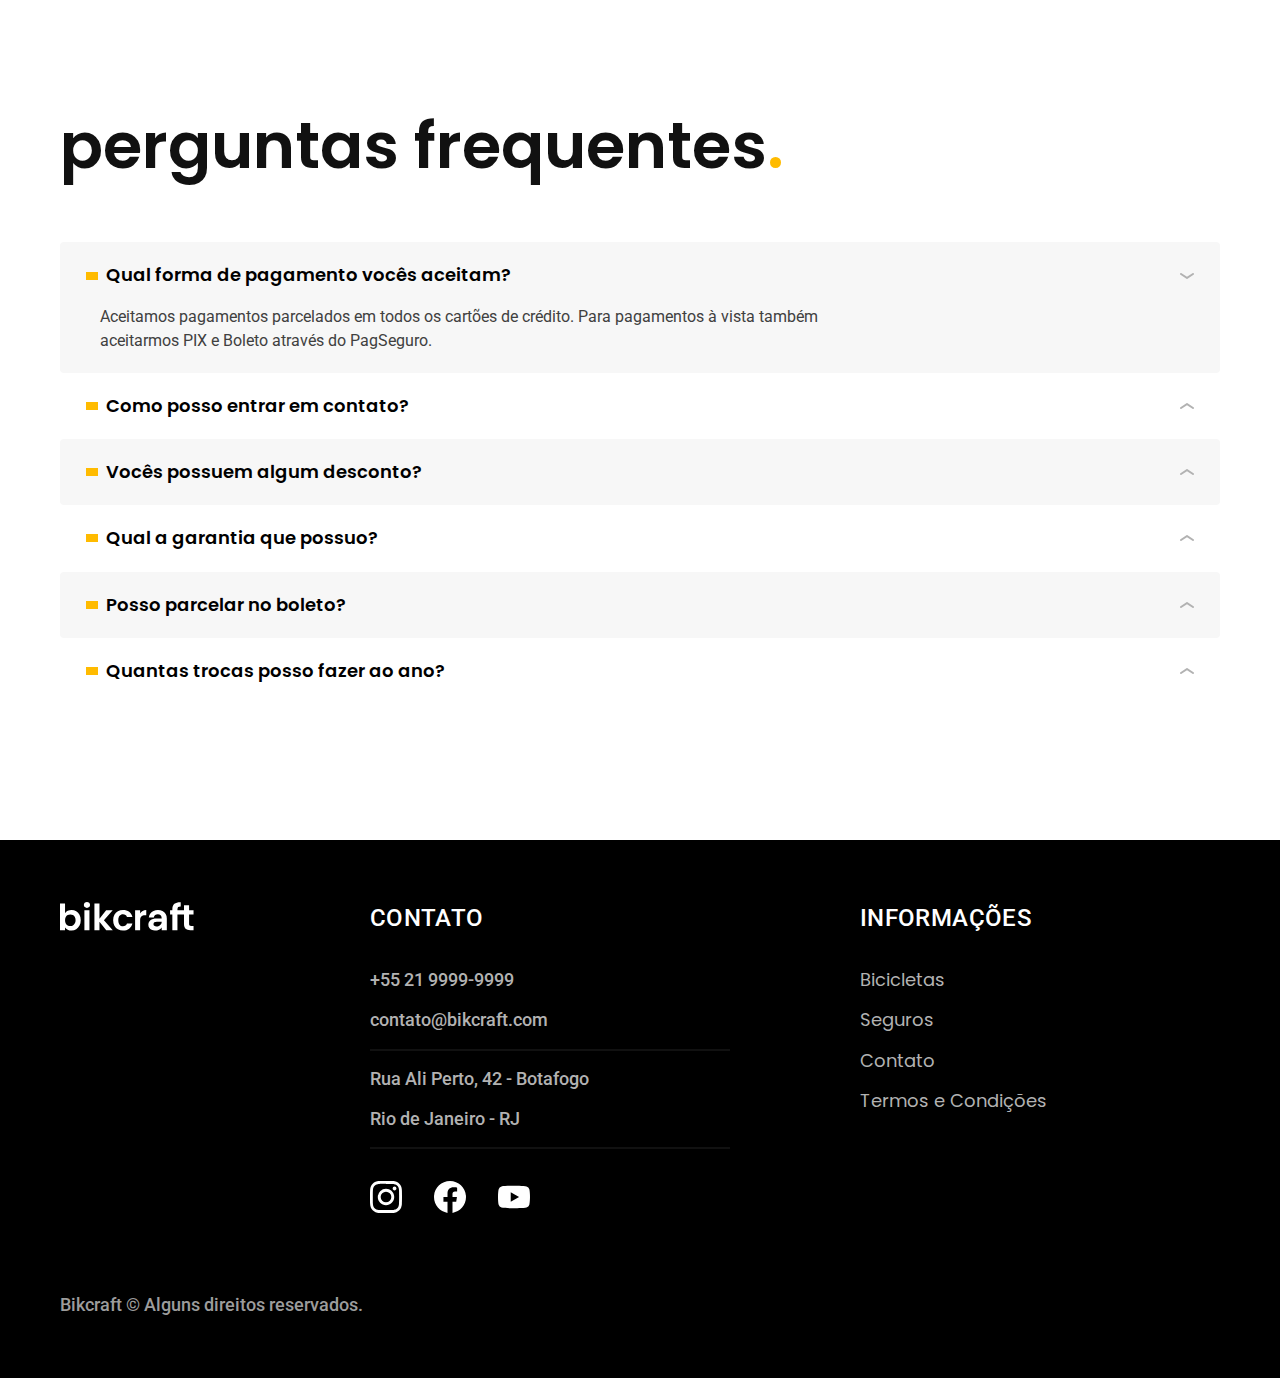
<file: seguros.html>
<!DOCTYPE html>
<html lang="pt-br">

<head>
  <meta charset="UTF-8">
  <meta name="viewport" content="width=device-width, initial-scale=1.0">

  <title>Seguros | Bikcraft</title>
  <meta name="description" content="Seguros.">

  <link rel="icon" href="./favicon.svg" type="image/svg+xml">
  <link rel="preload" href="./css/style.min.css" as="style">
  <link rel="stylesheet" href="./css/style.min.css">
  <script>document.documentElement.classList.add('js');</script>

  <link rel="preconnect" href="https://fonts.googleapis.com">
  <link rel="preconnect" href="https://fonts.gstatic.com" crossorigin>
  <link href="https://fonts.googleapis.com/css2?family=Merriweather:ital,wght@1,900&family=Poppins:wght@400;600&family=Roboto:wght@400;500&display=swap" rel="stylesheet">
</head>

<body id="seguros">
  <header class="header-bg">
    <div class="header container">
      <a href="./">
        <img src="./img/bikcraft.svg" alt="Bikcraft">
      </a>

      <nav aria-label="primaria">
        <ul class="header-menu font-1-m cor-0">
          <li><a href="./bicicletas.html">Bicicletas</a></li>
          <li><a href="./seguros.html">Seguros</a></li>
          <li><a href="./contato.html">Contato</a></li>
        </ul>
      </nav>
    </div>
  </header>

  <main class="seguros-bg">
    <div class="titulo-bg">
      <div class="titulo container">
        <p class="font-2-l-b cor-5">Escolha o seguro</p>
        <h1 class="font-1-xxl cor-0">você seguro<span class="cor-p1">.</span></h1>
      </div>
    </div>

    <div class="seguros container">

      <div class="seguros-item fadeInLeft" data-anime="200">
        <h3 class="font-1-xl cor-6">PRATA</h3>
        <span class="font-1-xl cor-0">R$ 199 <span class="font-1-xs cor-6">mensal</span></span>
        <ul class="font-2-m cor-0">
          <li>Duas trocas por ano</li>
          <li>Assistência técnica</li>
          <li>Suporte 08h às 18h</li>
          <li>Cobertura estadual</li>
        </ul>
        <a class="botao secundario" href="./orcamento.html?tipo=seguro&produto=prata">Inscreva-se</a>
      </div>

      <div class="seguros-item fadeInRight" data-anime="400">
        <h3 class="font-1-xl cor-p1">OURO</h3>
        <span class="font-1-xl cor-0">R$ 299 <span class="font-1-xs cor-6">mensal</span></span>
        <ul class="font-2-m cor-0">
          <li>Cinco trocas por ano</li>
          <li>Assistência especial</li>
          <li>Suporte 24h</li>
          <li>Cobertura nacional</li>
          <li>Desconto em parceiros</li>
          <li>Acesso ao Clube Bikcraft</li>
        </ul>
        <a class="botao" href="./orcamento.html?tipo=seguro&produto=ouro">Inscreva-se</a>
      </div>
    </div>
  </main>

  <article class="vantagens-bg">
    <div class="vantagens container">
      <h2 class="font-1-xxl cor-0">vantagens<span class="cor-p1">.</span></h2>
      <ul>
        <li>
          <img src="./img/icones/eletrica.svg" alt="">
          <h3 class="font-1-l cor-0">Reparo Elétrico</h3>
          <p class="font-2-s cor-5">Garantimos o reparo completo do seu motor em caso de falhas. Sabemos que falhas são raras, mas estamos aqui para caso ocorra.</p>
        </li>
        <li>
          <img src="./img/icones/carbono.svg" alt="">
          <h3 class="font-1-l cor-0">Carbono</h3>
          <p class="font-2-s cor-5">Nossos quadros são feitos para durar para sempre. Mas caso algo ocorra, ficamos felizes em reparar.</p>
        </li>
        <li>
          <img src="./img/icones/sustentavel.svg" alt="">
          <h3 class="font-1-l cor-0">Sustentável</h3>
          <p class="font-2-s cor-5">Trabalhamos com a filosofia de desperdício zero. Qualquer parte defeituosa é reciclada e reutilizada em outro projeto.</p>
        </li>
        <li>
          <img src="./img/icones/rastreador.svg" alt="">
          <h3 class="font-1-l cor-0">Rastreador</h3>
          <p class="font-2-s cor-5">Utilizamos o GPS da sua Bikcraft em conjunto com especialistas em segurança para efetuarmos a recuperação.</p>
        </li>
        <li>
          <img src="./img/icones/seguro.svg" alt="">
          <h3 class="font-1-l cor-0">Segurança</h3>
          <p class="font-2-s cor-5">Com o seguro Bikcraft você pode ficar tranquilo em saber que o seu dinheiro não será perdido em casos de roubo.</p>
        </li>
        <li>
          <img src="./img/icones/velocidade.svg" alt="">
          <h3 class="font-1-l cor-0">Rapidez</h3>
          <p class="font-2-s cor-5">A sua Bikcraft ficará pronta para uso no mesmo dia, caso você traga ela para ser reparada em uma das filiais.</p>
        </li>
      </ul>
    </div>
  </article>

  <article class="perguntas container">
    <h2 class="font-1-xxl">perguntas frequentes<span class="cor-p1">.</span></h2>

    <dl>
      <div>
        <dt><button class="font-1-m-b" aria-controls="pergunta1" aria-expanded="true">Qual forma de pagamento vocês aceitam?</button></dt>
        <dd id="pergunta1" class="font-2-s cor-9 ativa">Aceitamos pagamentos parcelados em todos os cartões de crédito. Para pagamentos à vista também aceitarmos PIX e Boleto através do PagSeguro.</dd>
      </div>
      <div>
        <dt><button class="font-1-m-b" aria-controls="pergunta2" aria-expanded="false">Como posso entrar em contato?</button></dt>
        <dd id="pergunta2" class="font-2-s cor-9">Aceitamos pagamentos parcelados em todos os cartões de crédito. Para pagamentos à vista também aceitarmos PIX e Boleto através do PagSeguro.</dd>
      </div>
      <div>
        <dt><button class="font-1-m-b" aria-controls="pergunta3" aria-expanded="false">Vocês possuem algum desconto?</button></dt>
        <dd id="pergunta3" class="font-2-s cor-9">Aceitamos pagamentos parcelados em todos os cartões de crédito. Para pagamentos à vista também aceitarmos PIX e Boleto através do PagSeguro.</dd>
      </div>
      <div>
        <dt><button class="font-1-m-b" aria-controls="pergunta4" aria-expanded="false">Qual a garantia que possuo?</button></dt>
        <dd id="pergunta4" class="font-2-s cor-9">Aceitamos pagamentos parcelados em todos os cartões de crédito. Para pagamentos à vista também aceitarmos PIX e Boleto através do PagSeguro.</dd>
      </div>
      <div>
        <dt><button class="font-1-m-b" aria-controls="pergunta5" aria-expanded="false">Posso parcelar no boleto?</button></dt>
        <dd id="pergunta5" class="font-2-s cor-9">Aceitamos pagamentos parcelados em todos os cartões de crédito. Para pagamentos à vista também aceitarmos PIX e Boleto através do PagSeguro.</dd>
      </div>
      <div>
        <dt><button class="font-1-m-b" aria-controls="pergunta6" aria-expanded="false">Quantas trocas posso fazer ao ano?</button></dt>
        <dd id="pergunta6" class="font-2-s cor-9">Aceitamos pagamentos parcelados em todos os cartões de crédito. Para pagamentos à vista também aceitarmos PIX e Boleto através do PagSeguro.</dd>
      </div>
    </dl>
  </article>

  <footer class="footer-bg">
    <div class="footer container">
      <img src="./img/bikcraft.svg" alt="Bikcraft">
      <div class="footer-contato">
        <h3 class="font-2-l-b cor-0">Contato</h3>
        <ul class="font-2-m cor-5">
          <li><a href="tel:+552199999999">+55 21 9999-9999</a></li>
          <li><a href="mailto:contato@bikcraft.com">contato@bikcraft.com</a></li>
          <li>Rua Ali Perto, 42 - Botafogo</li>
          <li>Rio de Janeiro - RJ</li>
        </ul>
        <div class="footer-redes">
          <a href="./">
            <img src="./img/redes/instagram.svg" alt="Instagram">
          </a>
          <a href="./">
            <img src="./img/redes/facebook.svg" alt="Facebook">
          </a>
          <a href="./">
            <img src="./img/redes/youtube.svg" alt="Youtube">
          </a>
        </div>
      </div>
      <div class="footer-informacoes">
        <h3 class="font-2-l-b cor-0">Informações</h3>
        <nav>
          <ul class="font-1-m cor-5">
            <li><a href="./bicicletas.html">Bicicletas</a></li>
            <li><a href="./seguros.html">Seguros</a></li>
            <li><a href="./contato.html">Contato</a></li>
            <li><a href="./termos.html">Termos e Condições</a></li>
          </ul>
        </nav>
      </div>
      <p class="footer-copy font-2-m cor-6">Bikcraft © Alguns direitos reservados.</p>
    </div>
  </footer>

  <script src="./js/plugins/simple-anime.js"></script>
  <script src="./js/script.js"></script>
</body>

</html>
</file>
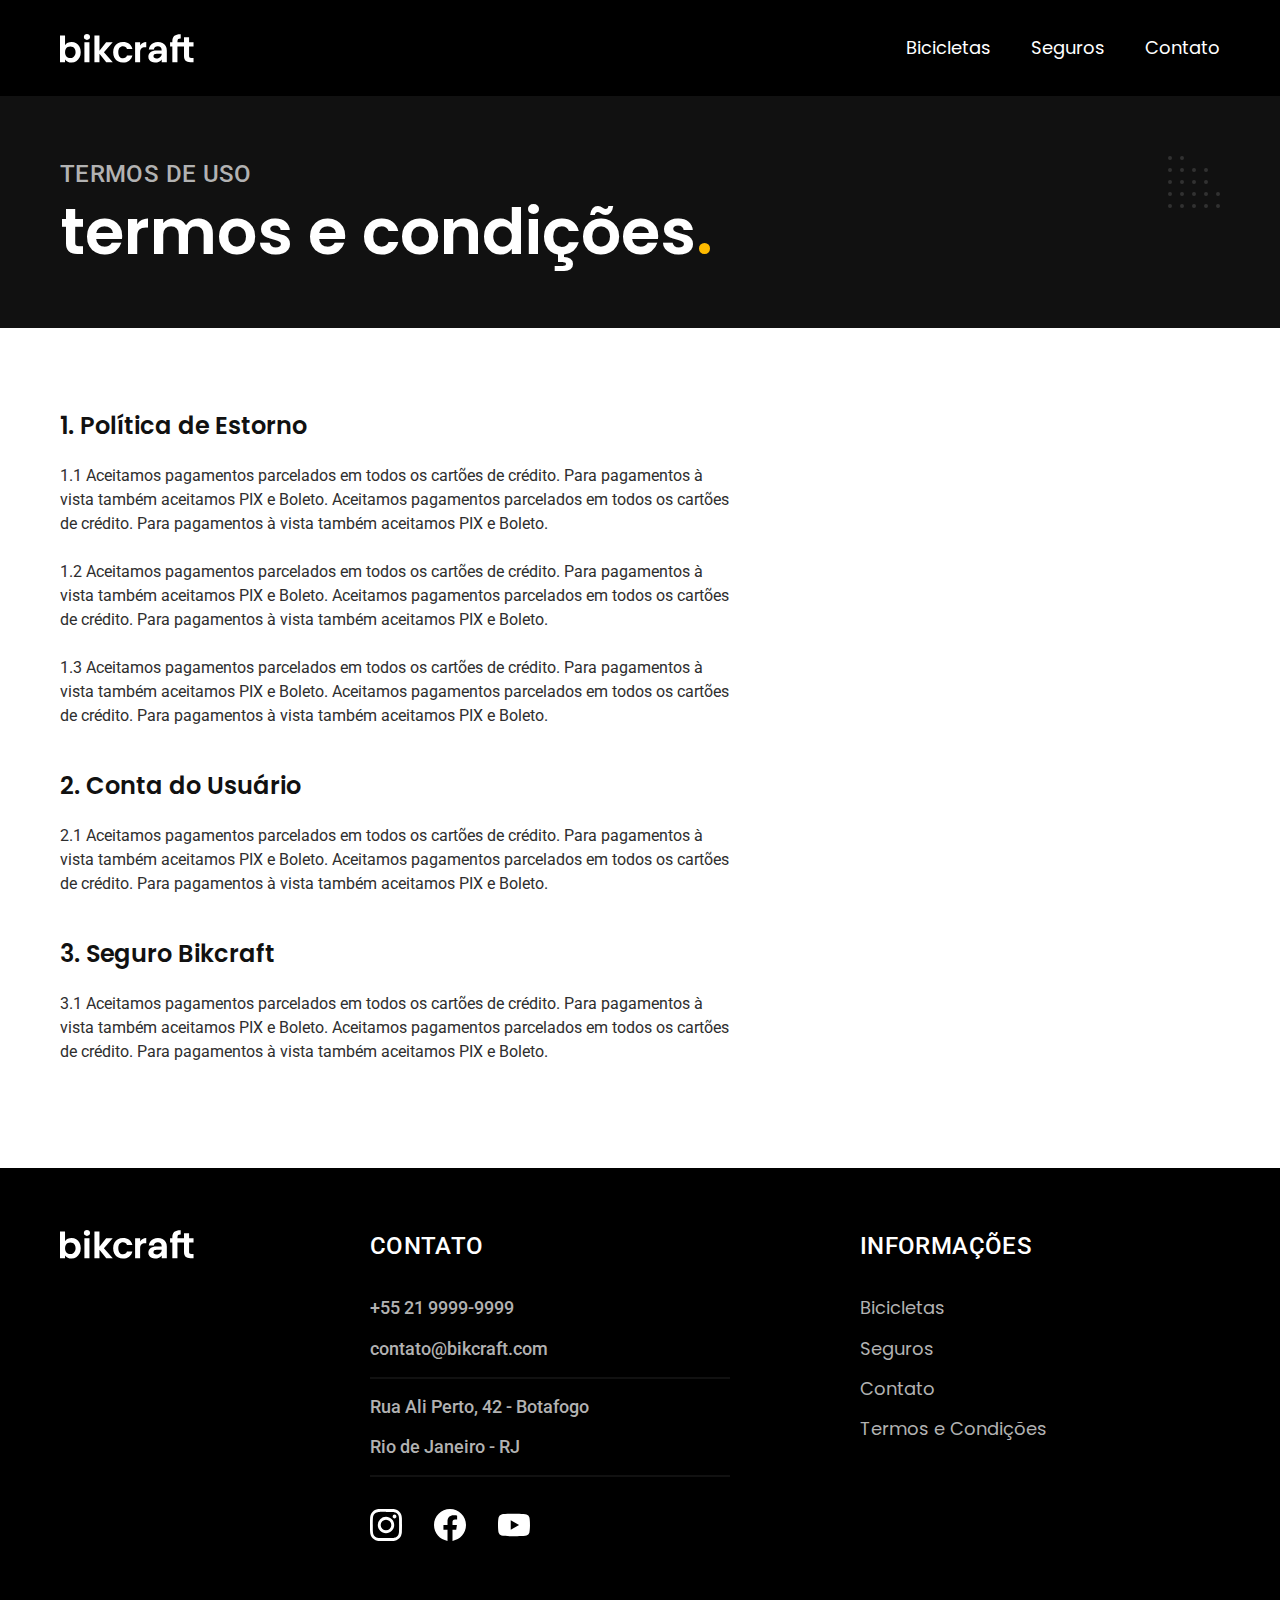
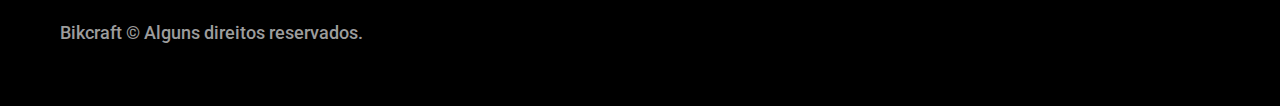
<file: termos.html>
<!DOCTYPE html>
<html lang="pt-br">

<head>
  <meta charset="UTF-8">
  <meta name="viewport" content="width=device-width, initial-scale=1.0">

  <title>Termos e Condições | Bikcraft</title>
  <meta name="description" content="Termos e condições.">

  <link rel="icon" href="./favicon.svg" type="image/svg+xml">
  <link rel="preload" href="./css/style.min.css" as="style">
  <link rel="stylesheet" href="./css/style.min.css">
  <script>document.documentElement.classList.add('js');</script>

  <link rel="preconnect" href="https://fonts.googleapis.com">
  <link rel="preconnect" href="https://fonts.gstatic.com" crossorigin>
  <link href="https://fonts.googleapis.com/css2?family=Merriweather:ital,wght@1,900&family=Poppins:wght@400;600&family=Roboto:wght@400;500&display=swap" rel="stylesheet">
</head>

<body id="termos">
  <header class="header-bg">
    <div class="header container">
      <a href="./">
        <img src="./img/bikcraft.svg" alt="Bikcraft">
      </a>

      <nav aria-label="primaria">
        <ul class="header-menu font-1-m cor-0">
          <li><a href="./bicicletas.html">Bicicletas</a></li>
          <li><a href="./seguros.html">Seguros</a></li>
          <li><a href="./contato.html">Contato</a></li>
        </ul>
      </nav>
    </div>
  </header>

  <main>
    <div class="titulo-bg">
      <div class="titulo container">
        <p class="font-2-l-b cor-5">Termos de uso</p>
        <h1 class="font-1-xxl cor-0">termos e condições<span class="cor-p1">.</span></h1>
      </div>
    </div>

    <div class="termos font-2-s cor-10 container">
      <h2 class="font-1-l cor-11">1. Política de Estorno</h2>
      <p>1.1 Aceitamos pagamentos parcelados em todos os cartões de crédito. Para pagamentos à vista também aceitamos PIX e Boleto. Aceitamos pagamentos parcelados em todos os cartões de crédito. Para pagamentos à vista também aceitamos PIX e Boleto.</p>
      <p>1.2 Aceitamos pagamentos parcelados em todos os cartões de crédito. Para pagamentos à vista também aceitamos PIX e Boleto. Aceitamos pagamentos parcelados em todos os cartões de crédito. Para pagamentos à vista também aceitamos PIX e Boleto.</p>
      <p>1.3 Aceitamos pagamentos parcelados em todos os cartões de crédito. Para pagamentos à vista também aceitamos PIX e Boleto. Aceitamos pagamentos parcelados em todos os cartões de crédito. Para pagamentos à vista também aceitamos PIX e Boleto.</p>
      <h2 class="font-1-l cor-11">2. Conta do Usuário</h2>
      <p>2.1 Aceitamos pagamentos parcelados em todos os cartões de crédito. Para pagamentos à vista também aceitamos PIX e Boleto. Aceitamos pagamentos parcelados em todos os cartões de crédito. Para pagamentos à vista também aceitamos PIX e Boleto.</p>
      <h2 class="font-1-l cor-11">3. Seguro Bikcraft</h2>
      <p>3.1 Aceitamos pagamentos parcelados em todos os cartões de crédito. Para pagamentos à vista também aceitamos PIX e Boleto. Aceitamos pagamentos parcelados em todos os cartões de crédito. Para pagamentos à vista também aceitamos PIX e Boleto.</p>
    </div>
  </main>

  <footer class="footer-bg">
    <div class="footer container">
      <img src="./img/bikcraft.svg" alt="Bikcraft">
      <div class="footer-contato">
        <h3 class="font-2-l-b cor-0">Contato</h3>
        <ul class="font-2-m cor-5">
          <li><a href="tel:+552199999999">+55 21 9999-9999</a></li>
          <li><a href="mailto:contato@bikcraft.com">contato@bikcraft.com</a></li>
          <li>Rua Ali Perto, 42 - Botafogo</li>
          <li>Rio de Janeiro - RJ</li>
        </ul>
        <div class="footer-redes">
          <a href="./">
            <img src="./img/redes/instagram.svg" alt="Instagram">
          </a>
          <a href="./">
            <img src="./img/redes/facebook.svg" alt="Facebook">
          </a>
          <a href="./">
            <img src="./img/redes/youtube.svg" alt="Youtube">
          </a>
        </div>
      </div>
      <div class="footer-informacoes">
        <h3 class="font-2-l-b cor-0">Informações</h3>
        <nav>
          <ul class="font-1-m cor-5">
            <li><a href="./bicicletas.html">Bicicletas</a></li>
            <li><a href="./seguros.html">Seguros</a></li>
            <li><a href="./contato.html">Contato</a></li>
            <li><a href="./termos.html">Termos e Condições</a></li>
          </ul>
        </nav>
      </div>
      <p class="footer-copy font-2-m cor-6">Bikcraft © Alguns direitos reservados.</p>
    </div>
  </footer>
  <script src="./js/script.js"></script>
</body>

</html>
</file>
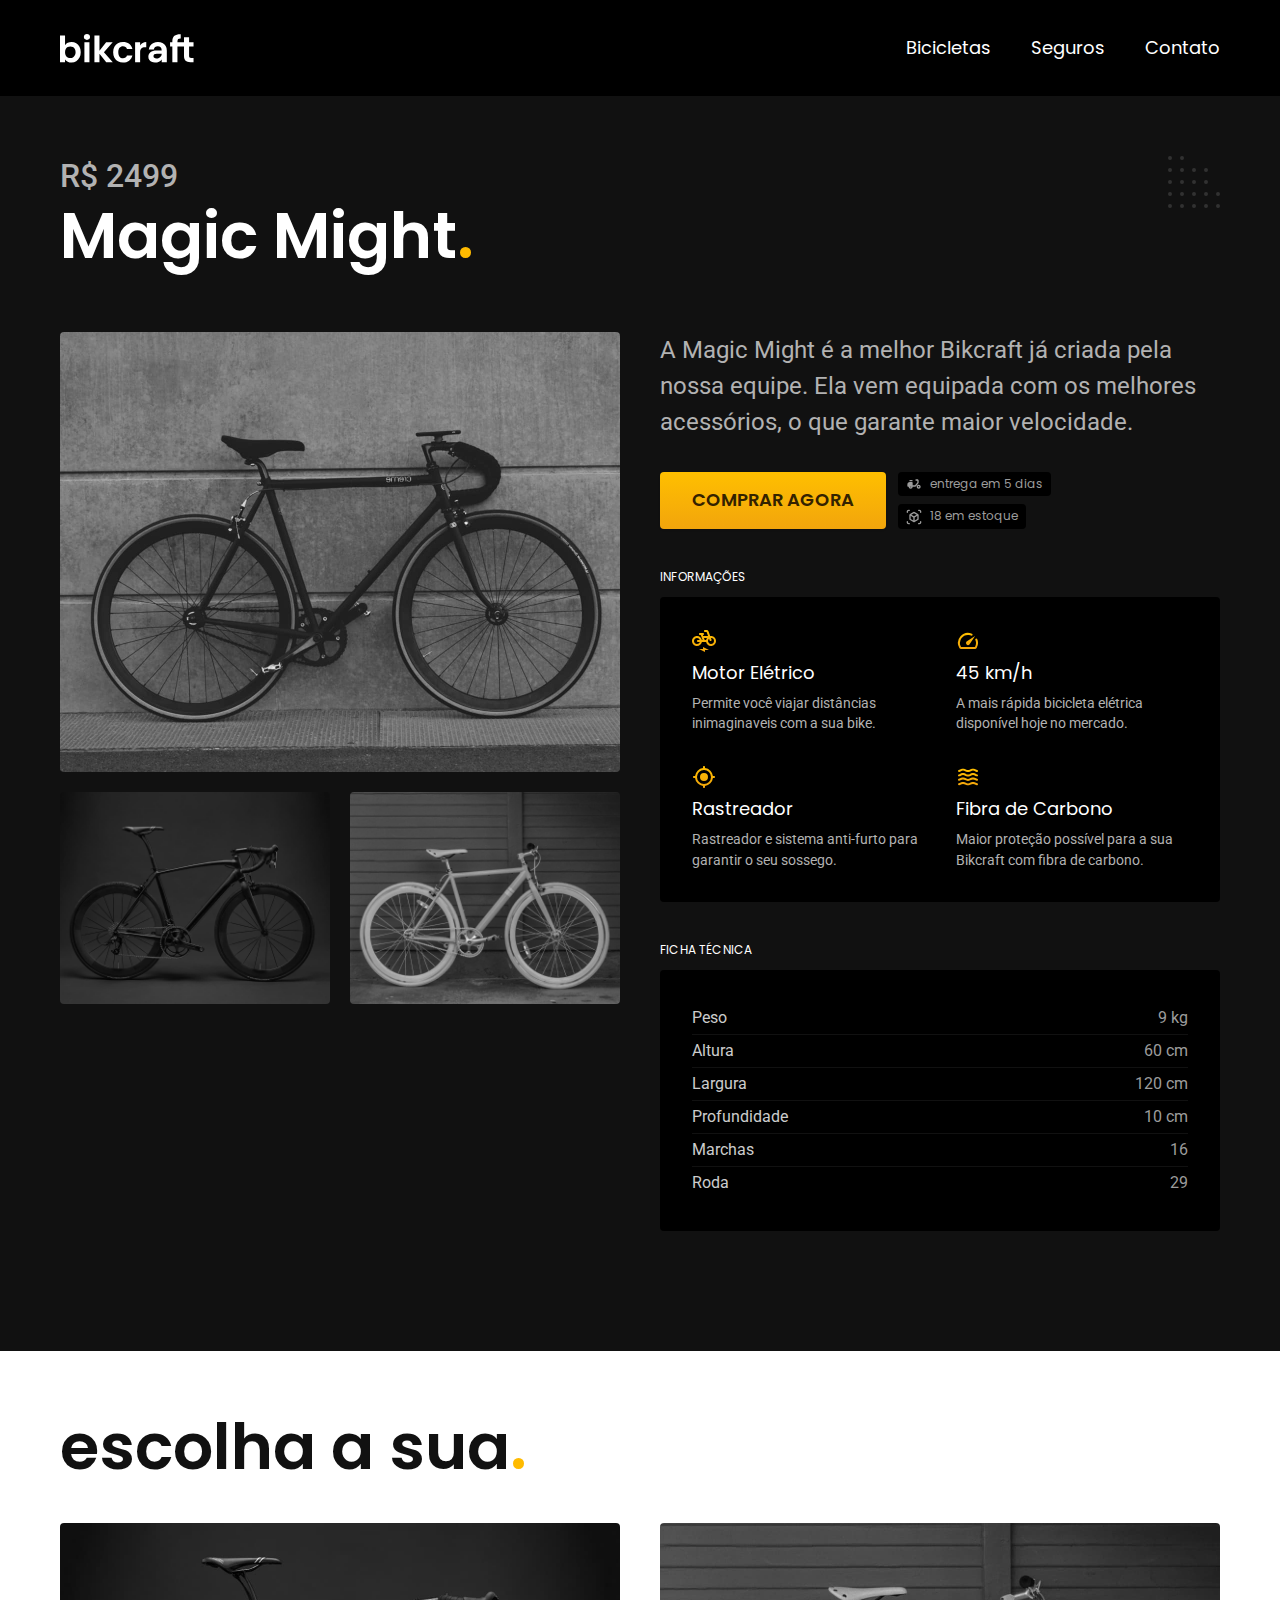
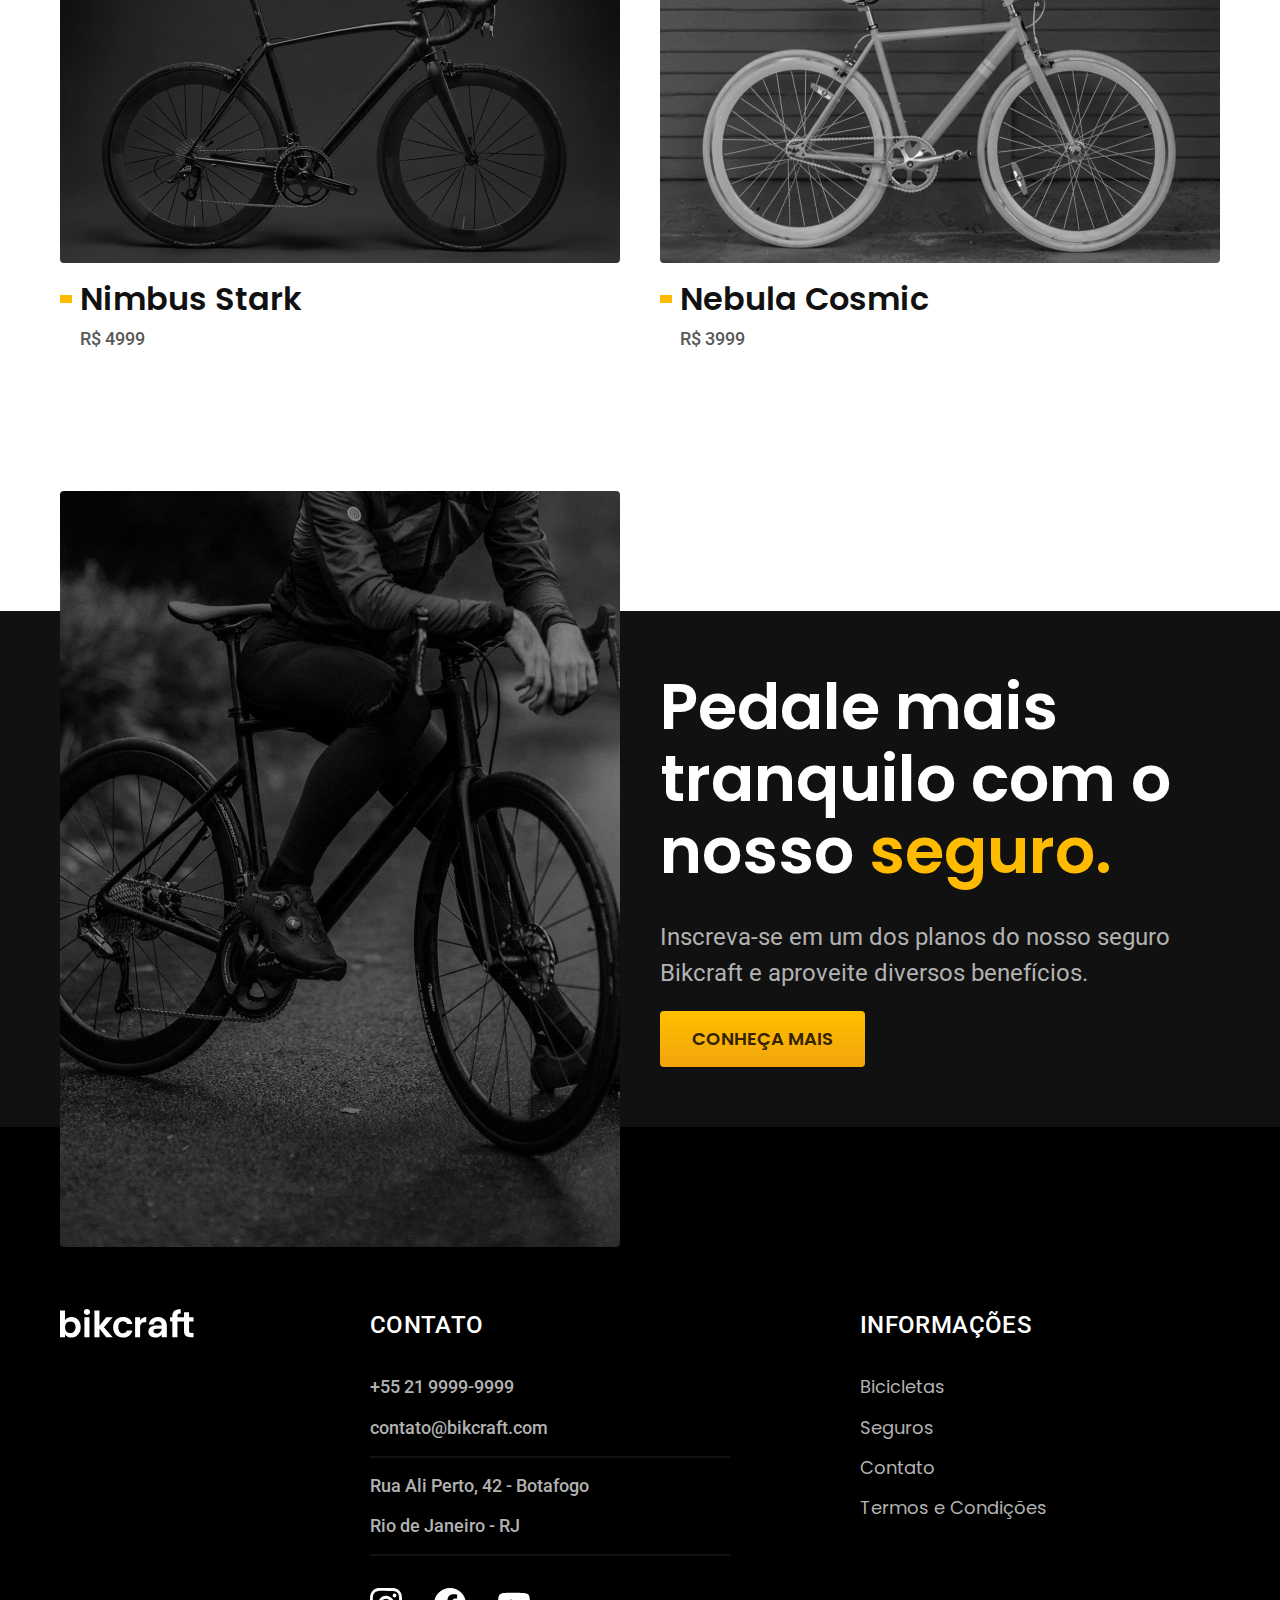
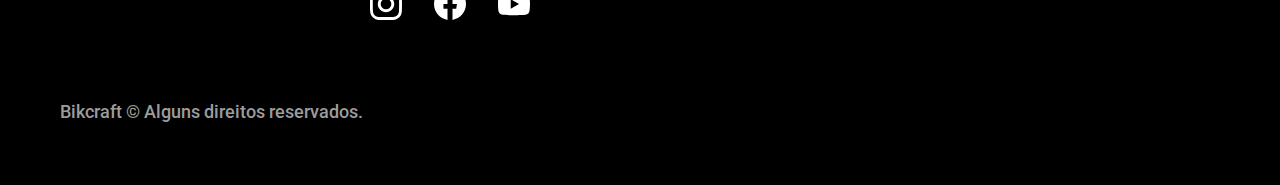
<file: bicicletas/magic.html>
<!DOCTYPE html>
<html lang="pt-br">

<head>
  <meta charset="UTF-8">
  <meta name="viewport" content="width=device-width, initial-scale=1.0">

  <title>Magic | Bikcraft</title>
  <meta name="description" content="Magic.">

  <link rel="icon" href="../favicon.svg" type="image/svg+xml">
  <link rel="preload" href="../css/style.min.css" as="style">
  <link rel="stylesheet" href="../css/style.min.css">
  <script>document.documentElement.classList.add('js');</script>

  <link rel="preconnect" href="https://fonts.googleapis.com">
  <link rel="preconnect" href="https://fonts.gstatic.com" crossorigin>
  <link href="https://fonts.googleapis.com/css2?family=Merriweather:ital,wght@1,900&family=Poppins:wght@400;600&family=Roboto:wght@400;500&display=swap" rel="stylesheet">
</head>

<body id="bicicleta">
  <header class="header-bg">
    <div class="header container">
      <a href="../">
        <img src="../img/bikcraft.svg" alt="Bikcraft">
      </a>

      <nav aria-label="primaria">
        <ul class="header-menu font-1-m cor-0">
          <li><a href="../bicicletas.html">Bicicletas</a></li>
          <li><a href="../seguros.html">Seguros</a></li>
          <li><a href="../contato.html">Contato</a></li>
        </ul>
      </nav>
    </div>
  </header>

  <main class="titulo-bg">
    <div>
      <div class="titulo container">
        <p class="font-2-xl cor-5">R$ 2499</p>
        <h1 class="font-1-xxl cor-0">Magic Might<span class="cor-p1">.</span></h1>
      </div>
    </div>
    <div class="bicicleta container">
      <div class="bicicleta-imagens">
        <img src="../img/bicicleta/nimbus2.jpg" alt="Bicicleta 1">
        <img src="../img/bicicleta/nimbus1.jpg" alt="Bicicleta 2">
        <img src="../img/bicicleta/nimbus3.jpg" alt="Bicicleta 3">
      </div>
      <div class="bicicleta-conteudo">
        <p class="font-2-l cor-5">A Magic Might é a melhor Bikcraft já criada pela nossa equipe. Ela vem equipada com os melhores acessórios, o que garante maior velocidade.</p>
        <div class="bicicleta-comprar">
          <a class="botao" href="../orcamento.html?tipo=bikcraft&produto=magic">Comprar Agora</a>
          <span class="font-1-xs cor-6"><img src="../img/icones/entrega.svg" alt=""> entrega em 5 dias</span>
          <span class="font-1-xs cor-6"><img src="../img/icones/estoque.svg" alt=""> 18 em estoque</span>
        </div>

        <h2 class="font-1-xs cor-0">Informações</h2>
        <ul class="bicicleta-informacoes">
          <li>
            <img src="../img/icones/eletrica.svg" alt="">
            <h3 class="font-1-m cor-0">Motor Elétrico</h3>
            <p class="font-2-xs cor-5">Permite você viajar distâncias inimaginaveis com a sua bike.</p>
          </li>
          <li>
            <img src="../img/icones/velocidade.svg" alt="">
            <h3 class="font-1-m cor-0">45 km/h</h3>
            <p class="font-2-xs cor-5">A mais rápida bicicleta elétrica disponível hoje no mercado.</p>
          </li>
          <li>
            <img src="../img/icones/rastreador.svg" alt="">
            <h3 class="font-1-m cor-0">Rastreador</h3>
            <p class="font-2-xs cor-5">Rastreador e sistema anti-furto para garantir o seu sossego.</p>
          </li>
          <li>
            <img src="../img/icones/carbono.svg" alt="">
            <h3 class="font-1-m cor-0">Fibra de Carbono</h3>
            <p class="font-2-xs cor-5">Maior proteção possível para a sua Bikcraft com fibra de carbono.</p>
          </li>
        </ul>
        <h2 class="font-1-xs cor-0">Ficha Técnica</h2>
        <ul class="bicicleta-ficha font-2-s cor-4">
          <li>Peso <span>9 kg</span></li>
          <li>Altura <span>60 cm</span></li>
          <li>Largura <span>120 cm</span></li>
          <li>Profundidade <span>10 cm</span></li>
          <li>Marchas <span>16</span></li>
          <li>Roda <span>29</span></li>
        </ul>
      </div>
    </div>
  </main>

  <article class="bicicletas-lista container">
    <h2 class="font-1-xxl">escolha a sua<span class="cor-p1">.</span></h2>

    <ul>
      <li>
        <a href="./nimbus.html">
          <img src="../img/bicicletas/nimbus.jpg" alt="Bicicleta preta">
          <h3 class="font-1-xl">Nimbus Stark</h3>
          <span class="font-2-m cor-8">R$ 4999</span>
        </a>
      </li>
      <li>
        <a href="./nebula.html">
          <img src="../img/bicicletas/nebula.jpg" alt="Bicicleta preta">
          <h3 class="font-1-xl">Nebula Cosmic</h3>
          <span class="font-2-m cor-8">R$ 3999</span>
        </a>
      </li>
    </ul>
  </article>

  <article class="seguro-bg">
    <div class="seguro container">
      <div class="seguro-imagem">
        <img src="../img/fotos/seguros.jpg" alt="Pessoa parada em cima de uma bicicleta.">
      </div>
      <div class="seguro-conteudo">
        <h2 class="font-1-xxl cor-0">Pedale mais tranquilo com o nosso <span class="cor-p1">seguro.</span></h2>
        <p class="font-2-l cor-5">Inscreva-se em um dos planos do nosso seguro Bikcraft e aproveite diversos benefícios.</p>
        <a class="botao" href="../seguros.html">Conheça Mais</a>
      </div>
    </div>
  </article>

  <footer class="footer-bg">
    <div class="footer container">
      <img src="../img/bikcraft.svg" alt="Bikcraft">
      <div class="footer-contato">
        <h3 class="font-2-l-b cor-0">Contato</h3>
        <ul class="font-2-m cor-5">
          <li><a href="tel:+552199999999">+55 21 9999-9999</a></li>
          <li><a href="mailto:contato@bikcraft.com">contato@bikcraft.com</a></li>
          <li>Rua Ali Perto, 42 - Botafogo</li>
          <li>Rio de Janeiro - RJ</li>
        </ul>
        <div class="footer-redes">
          <a href="../">
            <img src="../img/redes/instagram.svg" alt="Instagram">
          </a>
          <a href="../">
            <img src="../img/redes/facebook.svg" alt="Facebook">
          </a>
          <a href="../">
            <img src="../img/redes/youtube.svg" alt="Youtube">
          </a>
        </div>
      </div>
      <div class="footer-informacoes">
        <h3 class="font-2-l-b cor-0">Informações</h3>
        <nav>
          <ul class="font-1-m cor-5">
            <li><a href="../bicicletas.html">Bicicletas</a></li>
            <li><a href="../seguros.html">Seguros</a></li>
            <li><a href="../contato.html">Contato</a></li>
            <li><a href="../termos.html">Termos e Condições</a></li>
          </ul>
        </nav>
      </div>
      <p class="footer-copy font-2-m cor-6">Bikcraft © Alguns direitos reservados.</p>
    </div>
  </footer>
  <script src="../js/script.js"></script>
</body>

</html>
</file>
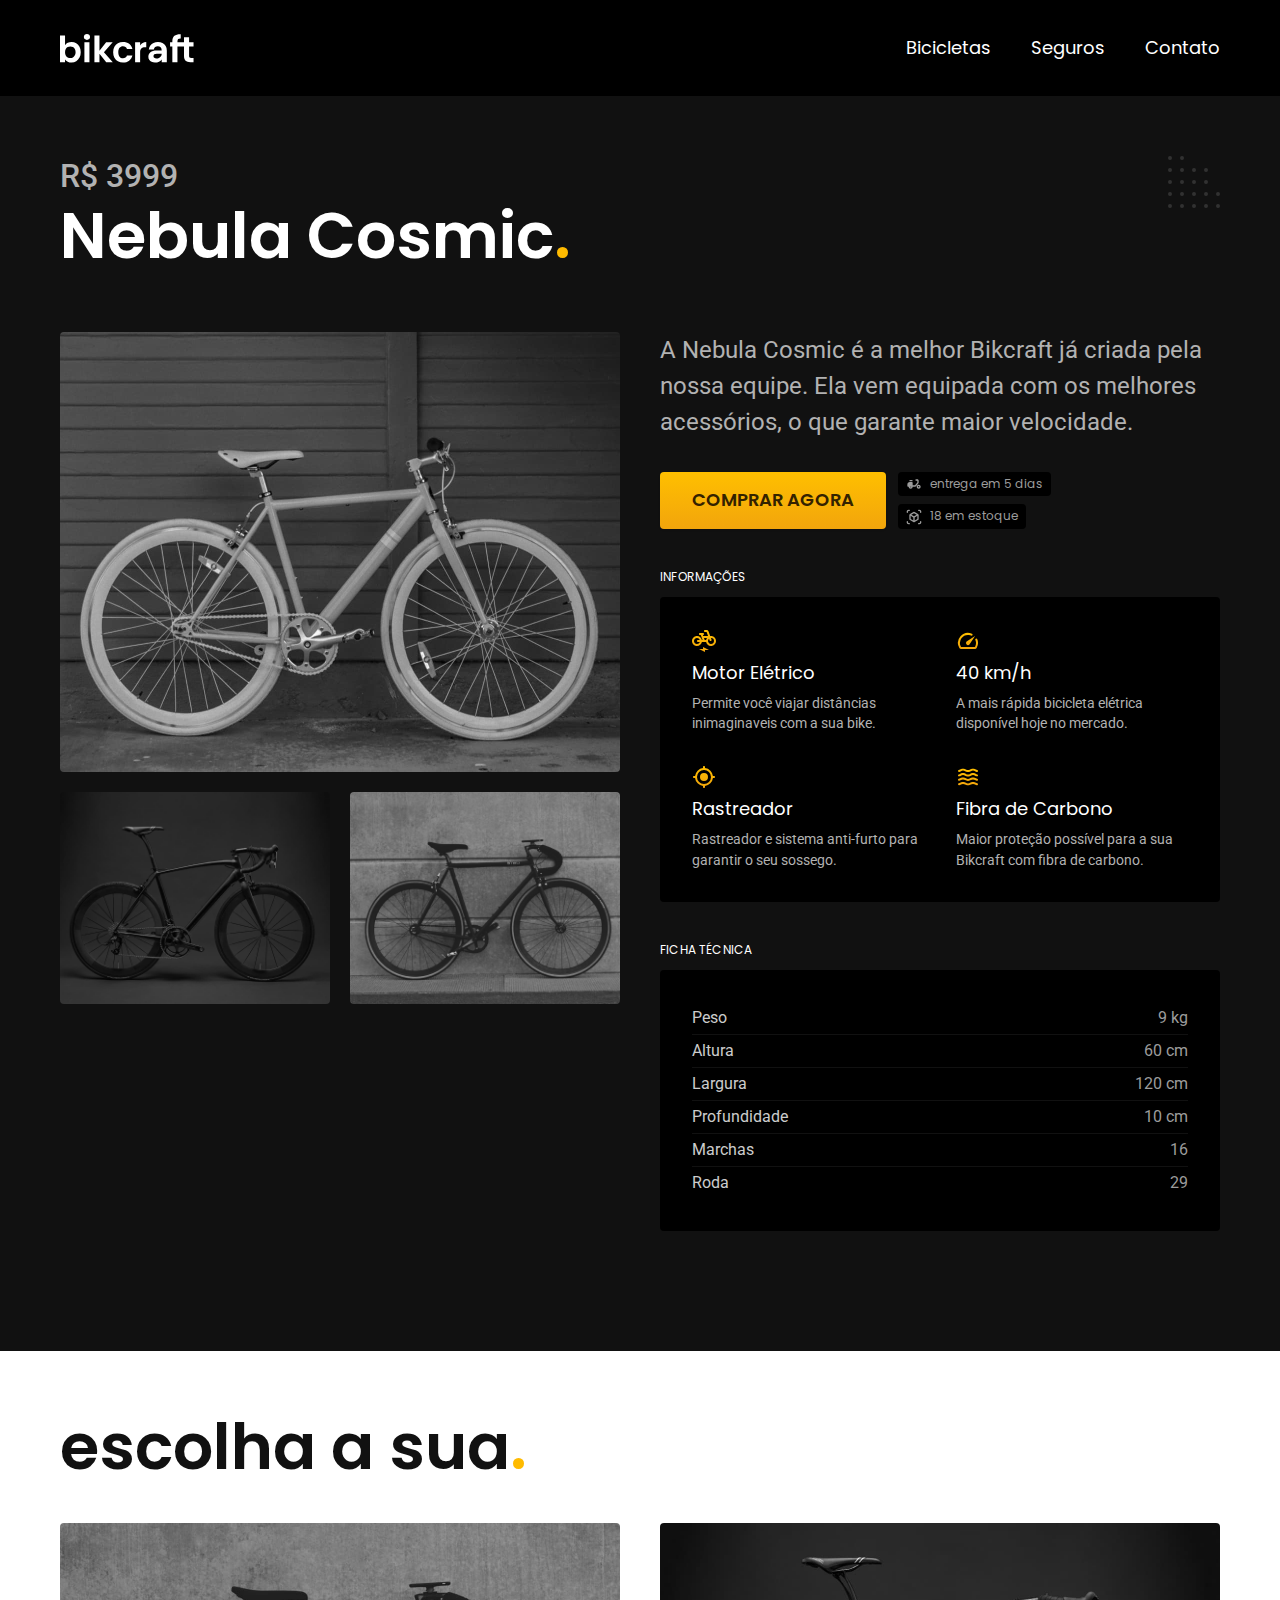
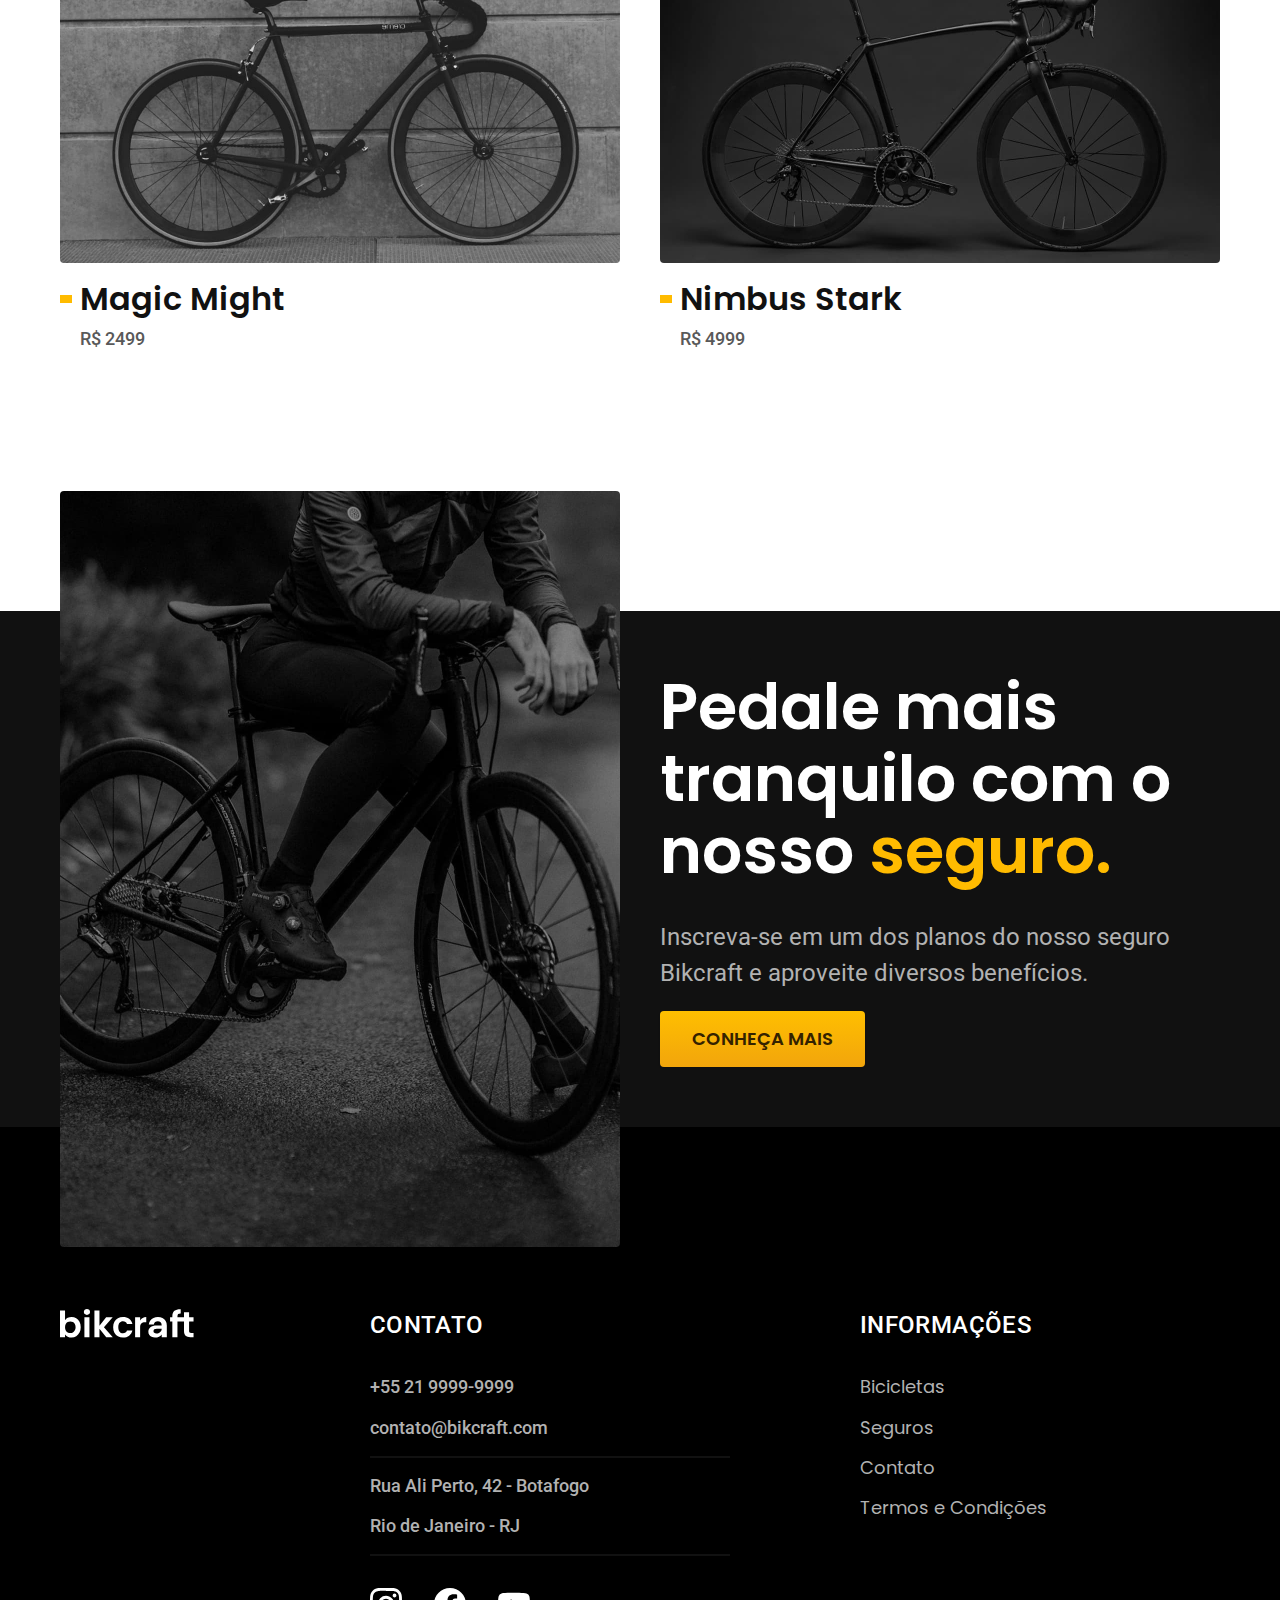
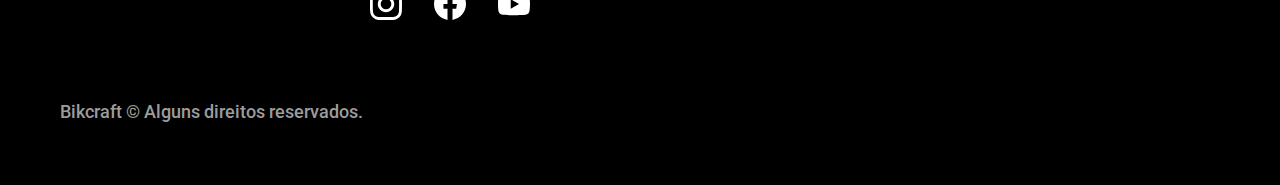
<file: bicicletas/nebula.html>
<!DOCTYPE html>
<html lang="pt-br">

<head>
  <meta charset="UTF-8">
  <meta name="viewport" content="width=device-width, initial-scale=1.0">

  <title>Nebula | Bikcraft</title>
  <meta name="description" content="Nebula.">

  <link rel="icon" href="../favicon.svg" type="image/svg+xml">
  <link rel="preload" href="../css/style.min.css" as="style">
  <link rel="stylesheet" href="../css/style.min.css">
  <script>document.documentElement.classList.add('js');</script>

  <link rel="preconnect" href="https://fonts.googleapis.com">
  <link rel="preconnect" href="https://fonts.gstatic.com" crossorigin>
  <link href="https://fonts.googleapis.com/css2?family=Merriweather:ital,wght@1,900&family=Poppins:wght@400;600&family=Roboto:wght@400;500&display=swap" rel="stylesheet">
</head>

<body id="bicicleta">
  <header class="header-bg">
    <div class="header container">
      <a href="../">
        <img src="../img/bikcraft.svg" alt="Bikcraft">
      </a>

      <nav aria-label="primaria">
        <ul class="header-menu font-1-m cor-0">
          <li><a href="../bicicletas.html">Bicicletas</a></li>
          <li><a href="../seguros.html">Seguros</a></li>
          <li><a href="../contato.html">Contato</a></li>
        </ul>
      </nav>
    </div>
  </header>

  <main class="titulo-bg">
    <div>
      <div class="titulo container">
        <p class="font-2-xl cor-5">R$ 3999</p>
        <h1 class="font-1-xxl cor-0">Nebula Cosmic<span class="cor-p1">.</span></h1>
      </div>
    </div>
    <div class="bicicleta container">
      <div class="bicicleta-imagens">
        <img src="../img/bicicleta/nimbus3.jpg" alt="Bicicleta 1">
        <img src="../img/bicicleta/nimbus1.jpg" alt="Bicicleta 2">
        <img src="../img/bicicleta/nimbus2.jpg" alt="Bicicleta 3">
      </div>
      <div class="bicicleta-conteudo">
        <p class="font-2-l cor-5">A Nebula Cosmic é a melhor Bikcraft já criada pela nossa equipe. Ela vem equipada com os melhores acessórios, o que garante maior velocidade.</p>
        <div class="bicicleta-comprar">
          <a class="botao" href="../orcamento.html?tipo=bikcraft&produto=nebula">Comprar Agora</a>
          <span class="font-1-xs cor-6"><img src="../img/icones/entrega.svg" alt=""> entrega em 5 dias</span>
          <span class="font-1-xs cor-6"><img src="../img/icones/estoque.svg" alt=""> 18 em estoque</span>
        </div>

        <h2 class="font-1-xs cor-0">Informações</h2>
        <ul class="bicicleta-informacoes">
          <li>
            <img src="../img/icones/eletrica.svg" alt="">
            <h3 class="font-1-m cor-0">Motor Elétrico</h3>
            <p class="font-2-xs cor-5">Permite você viajar distâncias inimaginaveis com a sua bike.</p>
          </li>
          <li>
            <img src="../img/icones/velocidade.svg" alt="">
            <h3 class="font-1-m cor-0">40 km/h</h3>
            <p class="font-2-xs cor-5">A mais rápida bicicleta elétrica disponível hoje no mercado.</p>
          </li>
          <li>
            <img src="../img/icones/rastreador.svg" alt="">
            <h3 class="font-1-m cor-0">Rastreador</h3>
            <p class="font-2-xs cor-5">Rastreador e sistema anti-furto para garantir o seu sossego.</p>
          </li>
          <li>
            <img src="../img/icones/carbono.svg" alt="">
            <h3 class="font-1-m cor-0">Fibra de Carbono</h3>
            <p class="font-2-xs cor-5">Maior proteção possível para a sua Bikcraft com fibra de carbono.</p>
          </li>
        </ul>
        <h2 class="font-1-xs cor-0">Ficha Técnica</h2>
        <ul class="bicicleta-ficha font-2-s cor-4">
          <li>Peso <span>9 kg</span></li>
          <li>Altura <span>60 cm</span></li>
          <li>Largura <span>120 cm</span></li>
          <li>Profundidade <span>10 cm</span></li>
          <li>Marchas <span>16</span></li>
          <li>Roda <span>29</span></li>
        </ul>
      </div>
    </div>
  </main>

  <article class="bicicletas-lista container">
    <h2 class="font-1-xxl">escolha a sua<span class="cor-p1">.</span></h2>

    <ul>
      <li>
        <a href="./magic.html">
          <img src="../img/bicicletas/magic.jpg" alt="Bicicleta preta">
          <h3 class="font-1-xl">Magic Might</h3>
          <span class="font-2-m cor-8">R$ 2499</span>
        </a>
      </li>
      <li>
        <a href="./nimbus.html">
          <img src="../img/bicicletas/nimbus.jpg" alt="Bicicleta preta">
          <h3 class="font-1-xl">Nimbus Stark</h3>
          <span class="font-2-m cor-8">R$ 4999</span>
        </a>
      </li>
    </ul>
  </article>

  <article class="seguro-bg">
    <div class="seguro container">
      <div class="seguro-imagem">
        <img src="../img/fotos/seguros.jpg" alt="Pessoa parada em cima de uma bicicleta.">
      </div>
      <div class="seguro-conteudo">
        <h2 class="font-1-xxl cor-0">Pedale mais tranquilo com o nosso <span class="cor-p1">seguro.</span></h2>
        <p class="font-2-l cor-5">Inscreva-se em um dos planos do nosso seguro Bikcraft e aproveite diversos benefícios.</p>
        <a class="botao" href="../seguros.html">Conheça Mais</a>
      </div>
    </div>
  </article>

  <footer class="footer-bg">
    <div class="footer container">
      <img src="../img/bikcraft.svg" alt="Bikcraft">
      <div class="footer-contato">
        <h3 class="font-2-l-b cor-0">Contato</h3>
        <ul class="font-2-m cor-5">
          <li><a href="tel:+552199999999">+55 21 9999-9999</a></li>
          <li><a href="mailto:contato@bikcraft.com">contato@bikcraft.com</a></li>
          <li>Rua Ali Perto, 42 - Botafogo</li>
          <li>Rio de Janeiro - RJ</li>
        </ul>
        <div class="footer-redes">
          <a href="../">
            <img src="../img/redes/instagram.svg" alt="Instagram">
          </a>
          <a href="../">
            <img src="../img/redes/facebook.svg" alt="Facebook">
          </a>
          <a href="../">
            <img src="../img/redes/youtube.svg" alt="Youtube">
          </a>
        </div>
      </div>
      <div class="footer-informacoes">
        <h3 class="font-2-l-b cor-0">Informações</h3>
        <nav>
          <ul class="font-1-m cor-5">
            <li><a href="../bicicletas.html">Bicicletas</a></li>
            <li><a href="../seguros.html">Seguros</a></li>
            <li><a href="../contato.html">Contato</a></li>
            <li><a href="../termos.html">Termos e Condições</a></li>
          </ul>
        </nav>
      </div>
      <p class="footer-copy font-2-m cor-6">Bikcraft © Alguns direitos reservados.</p>
    </div>
  </footer>
  <script src="../js/script.js"></script>
</body>

</html>
</file>
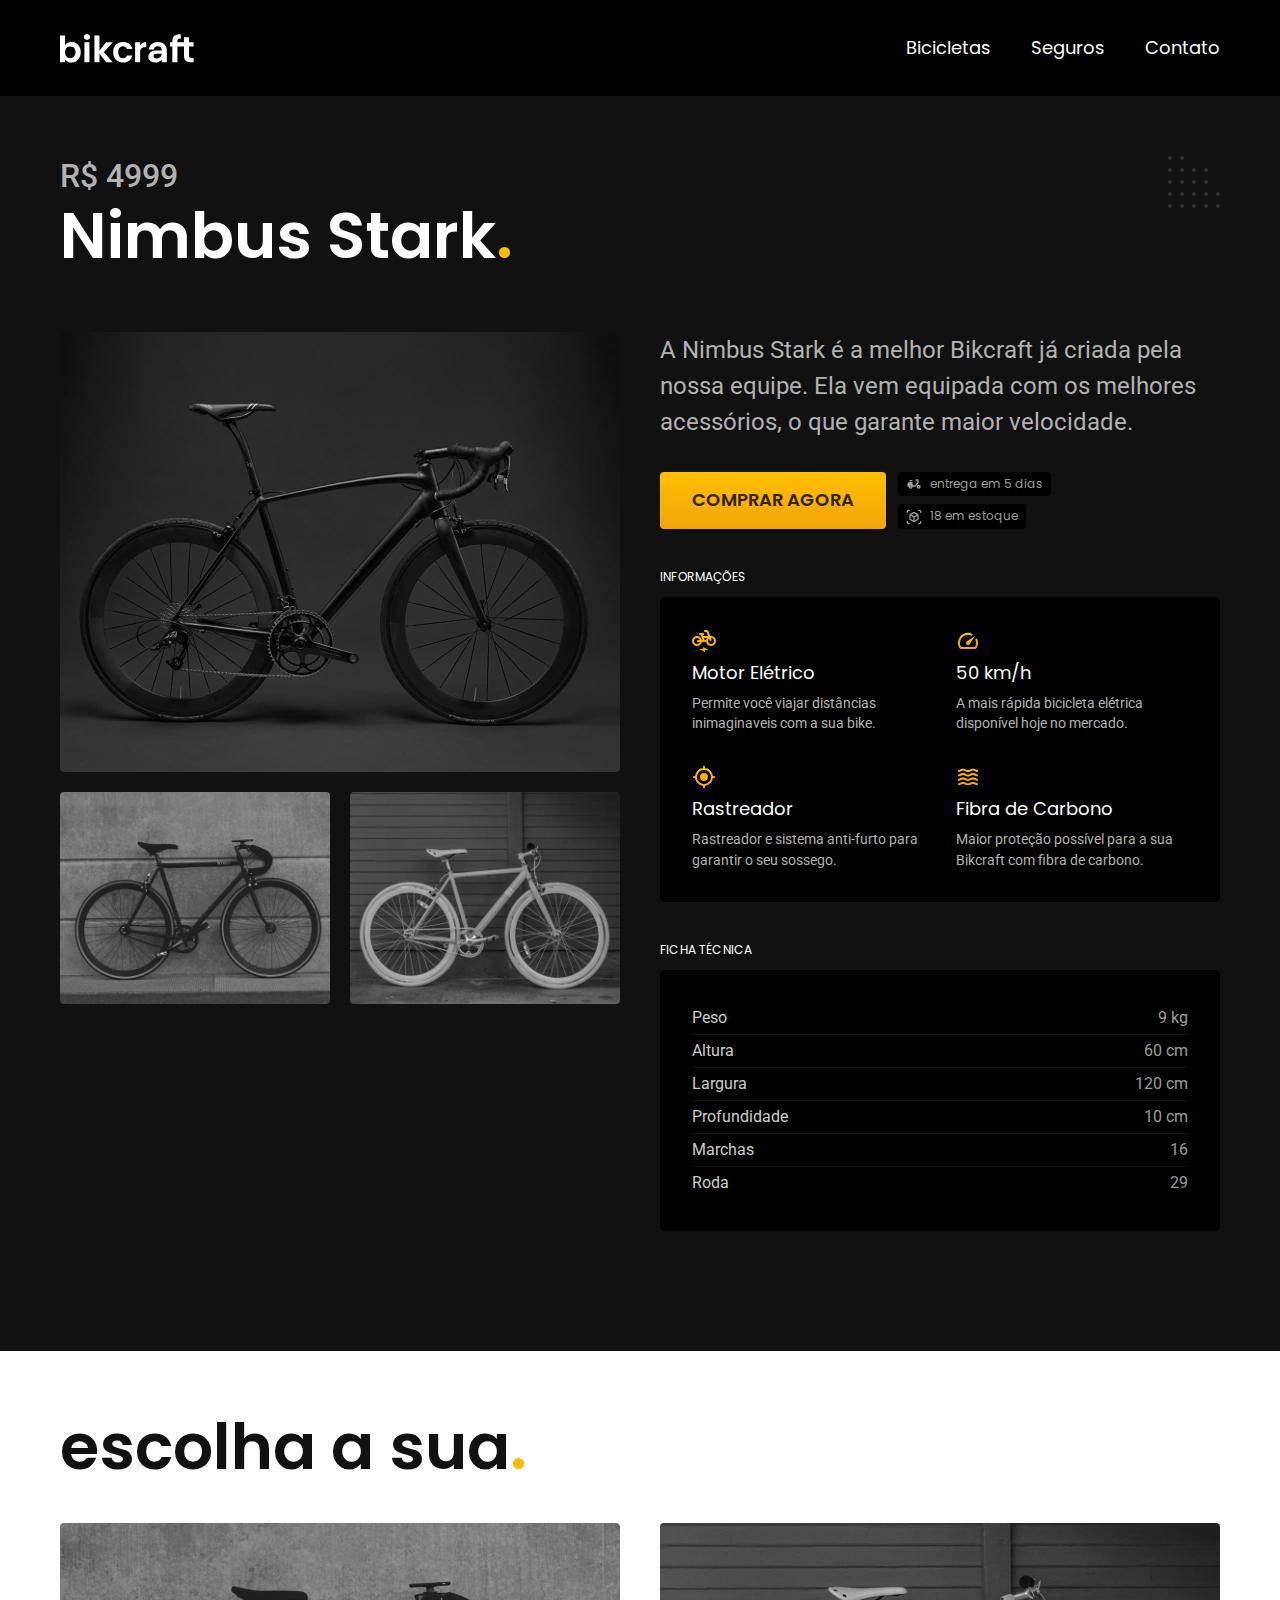
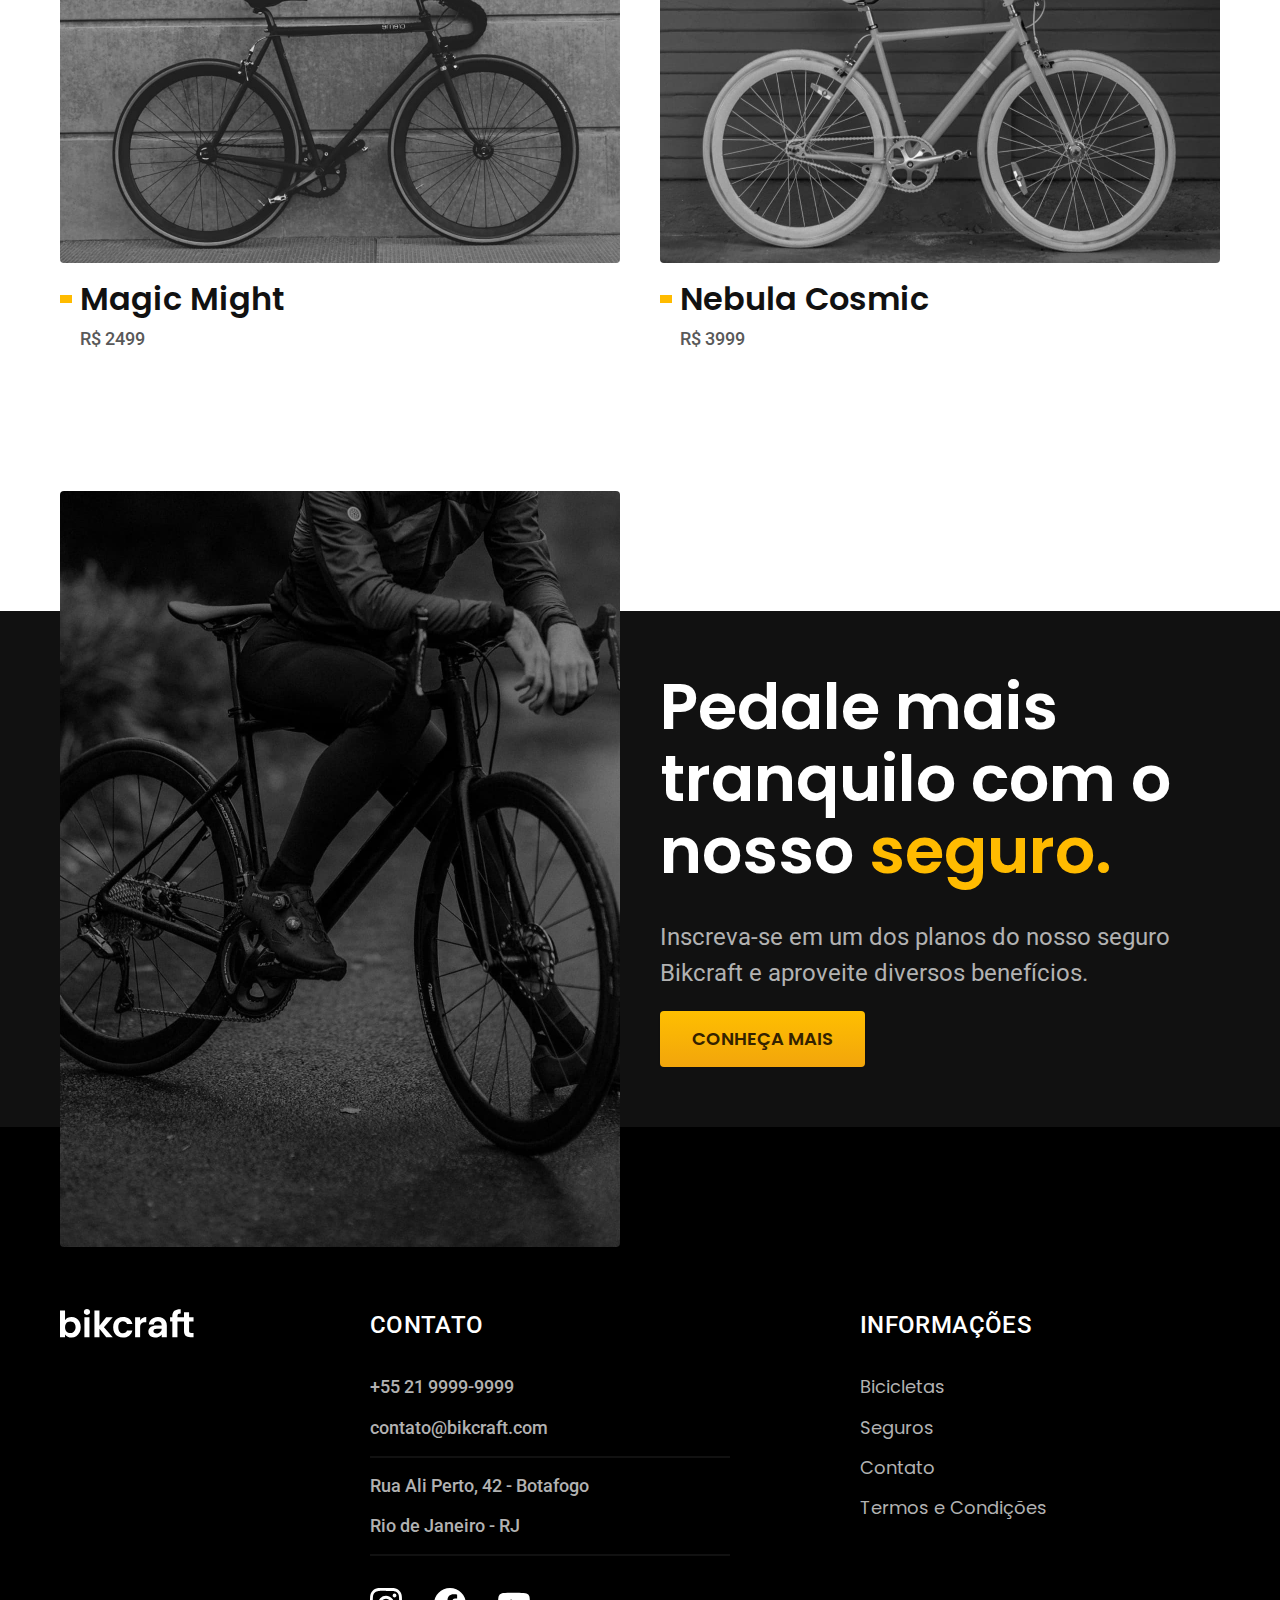
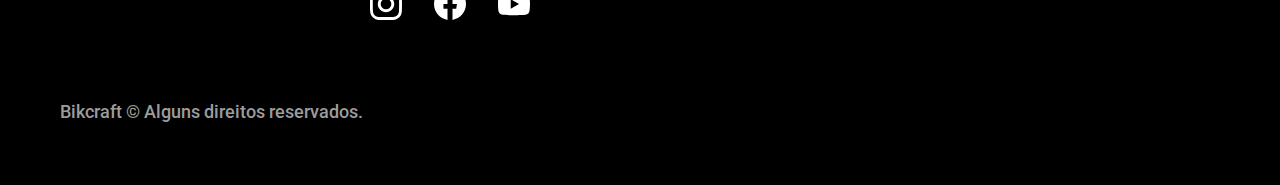
<file: bicicletas/nimbus.html>
<!DOCTYPE html>
<html lang="pt-br">

<head>
  <meta charset="UTF-8">
  <meta name="viewport" content="width=device-width, initial-scale=1.0">

  <title>Nimbus | Bikcraft</title>
  <meta name="description" content="Nimbus.">

  <link rel="icon" href="../favicon.svg" type="image/svg+xml">
  <link rel="preload" href="../css/style.min.css" as="style">
  <link rel="stylesheet" href="../css/style.min.css">
  <script>document.documentElement.classList.add('js');</script>

  <link rel="preconnect" href="https://fonts.googleapis.com">
  <link rel="preconnect" href="https://fonts.gstatic.com" crossorigin>
  <link href="https://fonts.googleapis.com/css2?family=Merriweather:ital,wght@1,900&family=Poppins:wght@400;600&family=Roboto:wght@400;500&display=swap" rel="stylesheet">
</head>

<body id="bicicleta">
  <header class="header-bg">
    <div class="header container">
      <a href="../">
        <img src="../img/bikcraft.svg" alt="Bikcraft">
      </a>

      <nav aria-label="primaria">
        <ul class="header-menu font-1-m cor-0">
          <li><a href="../bicicletas.html">Bicicletas</a></li>
          <li><a href="../seguros.html">Seguros</a></li>
          <li><a href="../contato.html">Contato</a></li>
        </ul>
      </nav>
    </div>
  </header>

  <main class="titulo-bg">
    <div>
      <div class="titulo container">
        <p class="font-2-xl cor-5">R$ 4999</p>
        <h1 class="font-1-xxl cor-0">Nimbus Stark<span class="cor-p1">.</span></h1>
      </div>
    </div>
    <div class="bicicleta container">
      <div class="bicicleta-imagens">
        <img src="../img/bicicleta/nimbus1.jpg" alt="Bicicleta 1">
        <img src="../img/bicicleta/nimbus2.jpg" alt="Bicicleta 2">
        <img src="../img/bicicleta/nimbus3.jpg" alt="Bicicleta 3">
      </div>
      <div class="bicicleta-conteudo">
        <p class="font-2-l cor-5">A Nimbus Stark é a melhor Bikcraft já criada pela nossa equipe. Ela vem equipada com os melhores acessórios, o que garante maior velocidade.</p>
        <div class="bicicleta-comprar">
          <a class="botao" href="../orcamento.html?tipo=bikcraft&produto=nimbus">Comprar Agora</a>
          <span class="font-1-xs cor-6"><img src="../img/icones/entrega.svg" alt=""> entrega em 5 dias</span>
          <span class="font-1-xs cor-6"><img src="../img/icones/estoque.svg" alt=""> 18 em estoque</span>
        </div>

        <h2 class="font-1-xs cor-0">Informações</h2>
        <ul class="bicicleta-informacoes">
          <li>
            <img src="../img/icones/eletrica.svg" alt="">
            <h3 class="font-1-m cor-0">Motor Elétrico</h3>
            <p class="font-2-xs cor-5">Permite você viajar distâncias inimaginaveis com a sua bike.</p>
          </li>
          <li>
            <img src="../img/icones/velocidade.svg" alt="">
            <h3 class="font-1-m cor-0">50 km/h</h3>
            <p class="font-2-xs cor-5">A mais rápida bicicleta elétrica disponível hoje no mercado.</p>
          </li>
          <li>
            <img src="../img/icones/rastreador.svg" alt="">
            <h3 class="font-1-m cor-0">Rastreador</h3>
            <p class="font-2-xs cor-5">Rastreador e sistema anti-furto para garantir o seu sossego.</p>
          </li>
          <li>
            <img src="../img/icones/carbono.svg" alt="">
            <h3 class="font-1-m cor-0">Fibra de Carbono</h3>
            <p class="font-2-xs cor-5">Maior proteção possível para a sua Bikcraft com fibra de carbono.</p>
          </li>
        </ul>
        <h2 class="font-1-xs cor-0">Ficha Técnica</h2>
        <ul class="bicicleta-ficha font-2-s cor-4">
          <li>Peso <span>9 kg</span></li>
          <li>Altura <span>60 cm</span></li>
          <li>Largura <span>120 cm</span></li>
          <li>Profundidade <span>10 cm</span></li>
          <li>Marchas <span>16</span></li>
          <li>Roda <span>29</span></li>
        </ul>
      </div>
    </div>
  </main>

  <article class="bicicletas-lista container">
    <h2 class="font-1-xxl">escolha a sua<span class="cor-p1">.</span></h2>

    <ul>
      <li>
        <a href="./magic.html">
          <img src="../img/bicicletas/magic.jpg" alt="Bicicleta preta">
          <h3 class="font-1-xl">Magic Might</h3>
          <span class="font-2-m cor-8">R$ 2499</span>
        </a>
      </li>
      <li>
        <a href="./nebula.html">
          <img src="../img/bicicletas/nebula.jpg" alt="Bicicleta preta">
          <h3 class="font-1-xl">Nebula Cosmic</h3>
          <span class="font-2-m cor-8">R$ 3999</span>
        </a>
      </li>
    </ul>
  </article>

  <article class="seguro-bg">
    <div class="seguro container">
      <div class="seguro-imagem">
        <img src="../img/fotos/seguros.jpg" alt="Pessoa parada em cima de uma bicicleta.">
      </div>
      <div class="seguro-conteudo">
        <h2 class="font-1-xxl cor-0">Pedale mais tranquilo com o nosso <span class="cor-p1">seguro.</span></h2>
        <p class="font-2-l cor-5">Inscreva-se em um dos planos do nosso seguro Bikcraft e aproveite diversos benefícios.</p>
        <a class="botao" href="../seguros.html">Conheça Mais</a>
      </div>
    </div>
  </article>

  <footer class="footer-bg">
    <div class="footer container">
      <img src="../img/bikcraft.svg" alt="Bikcraft">
      <div class="footer-contato">
        <h3 class="font-2-l-b cor-0">Contato</h3>
        <ul class="font-2-m cor-5">
          <li><a href="tel:+552199999999">+55 21 9999-9999</a></li>
          <li><a href="mailto:contato@bikcraft.com">contato@bikcraft.com</a></li>
          <li>Rua Ali Perto, 42 - Botafogo</li>
          <li>Rio de Janeiro - RJ</li>
        </ul>
        <div class="footer-redes">
          <a href="../">
            <img src="../img/redes/instagram.svg" alt="Instagram">
          </a>
          <a href="../">
            <img src="../img/redes/facebook.svg" alt="Facebook">
          </a>
          <a href="../">
            <img src="../img/redes/youtube.svg" alt="Youtube">
          </a>
        </div>
      </div>
      <div class="footer-informacoes">
        <h3 class="font-2-l-b cor-0">Informações</h3>
        <nav>
          <ul class="font-1-m cor-5">
            <li><a href="../bicicletas.html">Bicicletas</a></li>
            <li><a href="../seguros.html">Seguros</a></li>
            <li><a href="../contato.html">Contato</a></li>
            <li><a href="../termos.html">Termos e Condições</a></li>
          </ul>
        </nav>
      </div>
      <p class="footer-copy font-2-m cor-6">Bikcraft © Alguns direitos reservados.</p>
    </div>
  </footer>
  <script src="../js/script.js"></script>
</body>

</html>
</file>
<file: css/style.min.css>
body{margin:0;font-family:Arial,Helvetica,sans-serif;color:#111}blockquote,dd,h1,h2,h3,h4,p,ul{margin:0}ul{padding:0;list-style:none}a{text-decoration:none;color:inherit}img{max-width:100%;height:auto;display:block}img[src$=".jpg"]{border-radius:4px}.font-1-xs{font:400 0.75rem/1.35 Poppins,sans-serif}.font-2-xs{font:400 0.875rem/1.43 Roboto,sans-serif}.font-1-s{font:400 1rem/1.5 Poppins,sans-serif}.font-2-s{font:400 1rem/1.5 Roboto,sans-serif}.font-1-m,.font-1-m-b{font:400 1.125rem/1.35 Poppins,sans-serif}.font-1-m-b{font-weight:600}.font-2-m{font:500 1.125rem/1.35 Roboto,sans-serif}.font-1-l{font:400 1.5rem/1.5 Poppins,sans-serif}.font-2-l,.font-2-l-b{font:400 1.5rem/1.5 Roboto,sans-serif}.font-2-l-b{font-weight:500;letter-spacing:.015em;text-transform:uppercase}.font-1-xl{font:600 2rem/1.25 Poppins,sans-serif}.font-2-xl{font:500 2rem/1.25 Roboto,sans-serif}.font-1-xxl{font:600 4rem/1.125 Poppins,sans-serif}@media (max-width:1200px){.font-1-xxl{font-size:3rem}.font-2-l,.font-2-l-b{font-size:1.125rem}}@media (max-width:800px){.font-1-xxl{font-size:2rem}.font-1-xl,.font-2-xl{font-size:1.5rem}}:root{--cor-0:#ffffff;--cor-1:#f7f7f7;--cor-2:#ededed;--cor-3:#dedede;--cor-4:#cccccc;--cor-5:#b2b2b2;--cor-6:#9c9c9c;--cor-7:#717171;--cor-8:#595959;--cor-9:#404040;--cor-10:#2e2e2e;--cor-11:#111111;--cor-12:#000000;--cor-p1:#ffbb00;--cor-p2:#e4a30b;--cor-p3:#a66f00;--cor-p4:#664400;--cor-p5:#332200}.cor-0{color:var(--cor-0)}.cor-1{color:var(--cor-1)}.cor-2{color:var(--cor-2)}.cor-3{color:var(--cor-3)}.cor-4{color:var(--cor-4)}.cor-5{color:var(--cor-5)}.cor-6{color:var(--cor-6)}.cor-7{color:var(--cor-7)}.cor-8{color:var(--cor-8)}.cor-9{color:var(--cor-9)}.cor-10{color:var(--cor-10)}.cor-11{color:var(--cor-11)}.cor-12{color:var(--cor-12)}.cor-p1{color:var(--cor-p1)}.cor-p2{color:var(--cor-p2)}.cor-p3{color:var(--cor-p3)}.cor-p4{color:var(--cor-p4)}.cor-p5{color:var(--cor-p5)}.js .fadeInDown{transform:translate3d(0,-20px,0)}.js .fadeInUp{transform:translate3d(0,20px,0)}.js .fadeInRight{transform:translate3d(20px,0,0)}.js .fadeInLeft{transform:translate3d(-20px,0,0)}.js [data-anime]{opacity:0}.js .anime{opacity:1;transform:none;transition:transform .8s,opacity .8s}.header-bg{background-color:var(--cor-12)}.header{display:flex;flex-wrap:wrap;gap:20px;justify-content:space-between;align-items:center;padding-top:20px;padding-bottom:20px}.header-menu{display:flex;flex-wrap:wrap;gap:40px}.header-menu a{display:inline-block;padding:16px 0;position:relative}.header-menu a:after{content:"";display:block;height:2px;width:0;background:var(--cor-0);margin-top:4px;transition:.3s;position:absolute}.header-menu a.ativo::after,.header-menu a:hover::after{width:100%}@media (max-width:800px){.header-menu{gap:20px}.header-menu a{background:var(--cor-11);padding:12px 16px;border-radius:4px}.header-menu a:hover{background-color:var(--cor-10)}.header a:after{display:none}}@media (max-width:600px){.header-menu{gap:12px}.header-menu a{padding:8px 12px;font-size:14px}}.footer-bg{background-color:var(--cor-12)}.footer{display:grid;grid-template-columns:3fr 5fr 4fr;gap:40px;padding-top:60px;padding-bottom:60px}.footer h3{margin-bottom:32px}.footer-contato ul{margin-bottom:32px}.footer-contato li:nth-child(even):after{content:"";display:block;max-width:360px;height:2px;background:var(--cor-11);margin-top:16px}.footer li{margin-bottom:16px}.footer-redes{display:flex;gap:32px}.footer a:hover{color:var(--cor-0)}.footer-copy{grid-column:1/-1;margin-top:40px}@media (max-width:800px){.footer>img{display:none}.footer{grid-template-columns:1fr 1fr}}@media (max-width:600px){.footer{grid-template-columns:1fr;gap:60px}.footer-copy{margin-top:0}}.container{box-sizing:border-box;max-width:1200px;padding-left:20px;padding-right:20px;margin-left:auto;margin-right:auto}.botao{display:inline-block;padding:16px 32px;background:linear-gradient(#ffbf00,#f2a50c);border-radius:4px;box-shadow:0 1px 2px rgba(0,0,0,.1);text-transform:uppercase;color:var(--cor-p5);font:600 1.125rem/1.35 Poppins,sans-serif;max-width:max-content;border:none;cursor:pointer}.botao:hover{background:linear-gradient(#ffb60d,#e59317)}.botao.secundario{background:var(--cor-10);color:var(--cor-2)}.botao.secundario:hover{background:var(--cor-9)}.botao.seta{display:flex;align-items:center}.botao.seta::after{content:"";display:inline-block;width:18px;height:10px;margin-left:12px;background:url("../img/icones/seta.svg");transition:transform .2s}.botao.seta:hover::after{transform:translateX(4px)}@media (max-width:600px){.botao{padding:12px 16px;font-size:1rem}}.link{display:inline-block;color:var(--cor-p1);font:500 1.5rem/1.5 Poppins,sans-serif;text-transform:uppercase}.link::after{content:"";display:block;width:100%;height:4px;background-color:currentColor}.link:hover{color:var(--cor-0)}.titulo-bg{padding-top:60px;padding-bottom:60px;background-color:var(--cor-11)}.titulo{background:url("../img/dec/top-right.svg") no-repeat top right 20px}.titulo p{margin-bottom:4px}@media (max-width:800px){.titulo-bg{padding-top:40px;padding-bottom:40px}.titulo p{font-size:1rem;text-transform:lowercase;font-weight:400}}.form{display:grid;grid-template-columns:1fr 1fr;gap:20px}.form label{display:block;font:400 1rem/1.5 Poppins,sans-serif;margin-bottom:4px}.form .col-2{grid-column:span 2}.form input[type=email],.form input[type=text],.form textarea{font:400 1rem/1.5 Roboto,sans-serif;background:var(--cor-1);border:1px solid var(--cor-2);padding:12px;border-radius:4px;width:100%;box-sizing:border-box}.form input[type=email]:focus,.form input[type=text]:focus,.form textarea:focus{outline:0;border-color:var(--cor-p1);background:var(--cor-0);box-shadow:0 0 0 2px #fea}@media (max-width:600px){.form{grid-template-columns:1fr}.form .col-2{grid-column:1}}.introducao-bg{background:var(--cor-12) url("../img/dec/bottom-left.svg") no-repeat bottom 160px left 20px;box-shadow:inset 0 -120px var(--cor-0)}.introducao{display:grid;grid-template-columns:1fr 1fr;gap:0 40px}.introducao-conteudo{align-self:end;padding-bottom:200px}.introducao img{width:100%;height:100%;object-fit:cover;border-radius:4px}.introducao h1{margin-bottom:32px}.introducao p{margin-bottom:20px}@media (max-width:800px){.introducao-bg{background:var(--cor-11);padding-top:40px;box-shadow:inset 0 -60px #fff}.introducao{grid-template-columns:1fr;gap:32px}.introducao-conteudo{padding-bottom:0}.introducao h1{margin-bottom:16px}.introducao img{height:300px;width:100%}}.tecnologia-bg{background-color:var(--cor-11);box-shadow:inset 0 80px var(--cor-0),inset 0 -80px var(--cor-0)}.tecnologia{display:grid;grid-template-columns:1fr 1fr;gap:40px}.tecnologia-imagem img{width:100%;height:100%;object-fit:cover;object-position:left}.tecnologia-conteudo{padding-top:160px;padding-bottom:160px}.tecnologia-conteudo>span{display:block;margin-bottom:20px}.tecnologia-conteudo h2{margin-bottom:32px}.tecnologia-conteudo>p{margin-bottom:20px}.tecnologia a{margin-bottom:80px}.tecnologia-vantagens{display:flex;gap:40px}.tecnologia-vantagens h3{margin-bottom:8px;width:max-content}.tecnologia-vantagens img{width:24px;margin-bottom:8px}@media (max-width:800px){.tecnologia-bg{box-shadow:initial}.tecnologia{grid-template-columns:1fr}.tecnologia-conteudo{padding-top:60px;padding-bottom:60px}.tecnologia-imagem{display:none}.tecnologia a{margin-bottom:60px}}@media (max-width:600px){.tecnologia-vantagens{flex-direction:column}}.parceiros{padding-top:60px;padding-bottom:120px}.parceiros h2{margin-bottom:60px}.parceiros ul{padding:0 20px;max-width:1400px;display:grid;grid-template-columns:repeat(4,1fr);margin:0 auto}.parceiros li{display:flex;padding:32px;border-left:2px solid var(--cor-2)}.parceiros img{margin:auto}.parceiros li:first-child,.parceiros li:nth-child(5){border-left:none}.parceiros li:nth-child(n+5){border-top:2px solid var(--cor-2)}@media (max-width:800px){.parceiros{padding-bottom:60px}.parceiros h2{margin-bottom:20px}.parceiros ul{grid-template-columns:repeat(2,1fr)}.parceiros li:nth-child(n+3){border-top:2px solid var(--cor-2)}.parceiros li:nth-child(odd){border-left:none}}.depoimento{display:grid;grid-template-columns:1fr 1fr;background-color:var(--cor-p1);overflow:hidden}.depoimento img{width:100%;height:100%;object-fit:cover;border-radius:0}.depoimento-conteudo{padding:40px 40px 80px 80px;align-self:end;background:url("../img/dec/bottom-right-p.svg") no-repeat bottom 40px right 40px}.depoimento-conteudo p{max-width:32ch;font-family:Merriweather,serif;font-style:italic;font-weight:900;margin-bottom:32px;position:relative}.depoimento p::after,.depoimento p::before{font-size:5rem;color:var(--cor-p2);position:absolute}.depoimento p::before{content:"“";left:-50px;top:-20px}.depoimento p::after{content:"”"}@media (min-width:1200px){.depoimento img{max-height:520px}}@media (max-width:800px){.depoimento{grid-template-columns:1fr;text-align:center}.depoimento img{max-height:200px}.depoimento-conteudo{padding:40px 20px;margin:auto}}.bicicletas-lista{padding-top:60px;padding-bottom:120px}.bicicletas-lista h2{margin-bottom:40px}.bicicletas-lista ul{display:flex;gap:40px;padding:0 20px 20px 20px;max-width:1400px;margin-left:auto;margin-right:auto;overflow-x:auto}#bicicleta .bicicletas-lista ul{padding:0 0 20px 0}.bicicletas-lista li{flex:1;min-width:280px}.bicicletas-lista a{display:block}.bicicletas-lista img{margin-bottom:16px}.bicicletas-lista h3{margin-bottom:8px;display:flex;align-items:center}.bicicletas-lista h3::before{content:"";display:inline-block;height:8px;width:12px;margin-right:8px;background-color:var(--cor-p1);transition:width .2s}.bicicletas-lista a:hover h3::before{width:24px}.bicicletas-lista li span{padding-left:20px}@media (max-width:800px){.bicicletas-lista{padding-bottom:60px}.bicicletas-lista ul{gap:20px}}.bicicletas-bg{background:linear-gradient(to right,var(--cor-0) 30%,var(--cor-11) 0)}.bicicletas{display:grid;grid-template-columns:1fr 1fr;gap:40px;padding-top:60px;padding-bottom:60px;background:url("../img/dec/top-right.svg") no-repeat top 40px right 20px}.bicicletas-imagem{display:grid}.bicicletas-imagem img{grid-area:1/1}.bicicletas-imagem span{grid-area:1/1;place-self:start end;margin-top:20px;background:var(--cor-12);display:inline-block;padding:8px 16px 8px 8px;border-radius:4px 0 0 4px}.bicicletas-conteudo{display:grid;grid-template-columns:1fr auto;align-content:start}.bicicletas h2,.bicicletas p{grid-column:1/-1}.bicicletas h2{margin-bottom:20px}.bicicletas h2::before{content:"";display:block;width:12px;height:8px;background-color:var(--cor-p1);margin-bottom:8px}.bicicletas p{margin-bottom:32px}.bicicletas a{place-self:end}.bicicletas li{display:flex;align-items:center}.bicicletas ul{display:grid;gap:16px}.bicicletas-conteudo img{width:24px;margin-right:8px}@media (max-width:800px){.bicicletas-bg{background:var(--cor-11)}.bicicletas{grid-template-columns:1fr;gap:20px;padding-top:40px;padding-bottom:40px}}@media (max-width:600px){.bicicletas-conteudo{grid-template-columns:1fr}.bicicletas ul{font-size:1rem;grid-template-columns:1fr 1fr;margin-bottom:32px}.bicicletas a{place-self:start}}.bicicleta{display:grid;grid-template-columns:1fr 1fr;align-items:start;gap:40px;padding-top:60px;padding-bottom:60px}#bicicleta .titulo p{text-transform:uppercase}.bicicleta-imagens{display:flex;flex-wrap:wrap;gap:20px}.bicicleta-imagens img{flex:1;min-width:200px}.bicicleta-imagens img:first-child{min-width:100%}.bicicleta-conteudo>p{margin-bottom:32px}.bicicleta-comprar{display:grid;grid-template-columns:max-content auto;align-items:center;justify-items:start;gap:8px 12px;margin-bottom:40px}.bicicleta-comprar a{grid-row:span 2}.bicicleta-comprar span{display:flex;align-items:center;background-color:var(--cor-12);gap:8px;padding:4px 8px;border-radius:4px}.bicicleta-conteudo h2{text-transform:uppercase;letter-spacing:.015em;margin-bottom:12px}.bicicleta-ficha,.bicicleta-informacoes{padding:32px;background-color:var(--cor-12);border-radius:4px}.bicicleta-informacoes{margin-bottom:40px;display:grid;grid-template-columns:1fr 1fr;gap:32px}.bicicleta-informacoes img{width:24px;margin-bottom:8px}.bicicleta-informacoes h3{margin-bottom:8px}.bicicleta-ficha li{padding:4px 0;display:flex;justify-content:space-between;border-bottom:1px solid var(--cor-11)}.bicicleta-ficha li:last-child{border-bottom:none}.bicicleta-ficha span{color:var(--cor-6)}@media (max-width:800px){.bicicleta{grid-template-columns:1fr;padding-top:40px;padding-bottom:40px}.bicicleta-imagens{grid-row:2}}@media (max-width:400px){.bicicleta-informacoes{grid-template-columns:1fr}.bicicleta-comprar{grid-template-columns:1fr}}.seguro-bg{background-color:var(--cor-11);box-shadow:inset 0 120px var(--cor-0),inset 0 -120px var(--cor-12)}.seguro{display:grid;grid-template-columns:1fr 1fr;gap:40px}.seguro-imagem img{width:100%;height:100%;object-fit:cover}.seguro-conteudo{padding-top:180px;padding-bottom:180px}.seguro h2{margin-bottom:32px}.seguro p{margin-bottom:20px}@media (max-width:800px){.seguro-bg{box-shadow:inset 0 -60px var(--cor-12)}.seguro{grid-template-columns:1fr}.seguro-conteudo{grid-row:1;padding-top:40px;padding-bottom:0}}.seguros-bg{background:var(--cor-11)}.seguros{padding-top:60px;padding-bottom:60px;display:grid;grid-template-columns:1fr 1fr;gap:40px;align-items:center}#seguros .seguros{padding-top:0}.seguros h2{grid-column:1/-1}.seguros-item{background-color:var(--cor-12);padding:32px 32px 32px 60px;display:grid;grid-template-columns:1fr auto;border-radius:4px}.seguros-item h3{margin-bottom:40px}.seguros-item span{grid-column:2;display:block;text-align:right}.seguros-item ul{grid-column:1/-1;margin-bottom:32px}.seguros-item li{display:flex;align-items:center;position:relative}.seguros-item li+li{margin-top:20px}.seguros-item li::before{content:"";display:inline-block;width:13px;height:9px;background-image:url("../img/icones/lista.svg");position:absolute;left:-21px}.seguros-item a{grid-column:1/-1}@media (max-width:800px){.seguros{grid-template-columns:1fr}}.vantagens-bg{background-color:var(--cor-12)}.vantagens{padding-top:120px;padding-bottom:120px}.vantagens h2{margin-bottom:60px}.vantagens ul{display:grid;grid-template-columns:repeat(auto-fit,minmax(280px,max-content));gap:40px 80px}.vantagens h3,.vantagens img{margin-bottom:8px}@media (max-width:800px){.vantagens{padding-top:60px;padding-bottom:60px}.vantagens h2{margin-bottom:40px}.vantagens ul{gap:20px}}.perguntas{padding-top:120px;padding-bottom:120px}.perguntas h2{margin-bottom:60px}.perguntas dl>div{padding:20px;border-radius:4px}.perguntas dl>div:nth-child(odd){background-color:var(--cor-1)}.perguntas button{display:grid;grid-template-columns:auto 1fr auto;align-items:center;gap:8px;cursor:pointer;border:none;background:0 0;width:100%;text-align:left}.perguntas button::before{content:"";display:inline-block;width:12px;height:8px;background-color:var(--cor-p1)}.perguntas button::after{content:"";display:inline-block;width:14px;height:6px;background:url("../img/icones/seta-abrir.svg");transition:.3s}.perguntas button:hover::after,.perguntas button[aria-expanded=true]::after{transform:rotate(180deg)}.js .perguntas dd{display:none}.js .perguntas dd.ativa{display:block}.perguntas dd{padding-left:20px;padding-top:16px;max-width:80ch}@media (max-width:800px){.perguntas{padding-top:60px;padding-bottom:60px}.perguntas h2{margin-bottom:40px}}#contato{background:linear-gradient(var(--cor-11) 600px,var(--cor-1) 0)}.contato{display:grid;grid-template-columns:5fr 7fr}.contato-dados,.contato-formulario{padding:60px;box-shadow:0 1px 2px rgba(0,0,0,.1)}.contato-dados{border-radius:5px 0 0 5px;background:var(--cor-12) url("../img/dec/bottom-left.svg") no-repeat bottom 20px left 20px}.contato-formulario{border-radius:0 5px 5px 0;background:var(--cor-0) url("../img/dec/bottom-right.svg") no-repeat bottom 20px right 20px}.contato-dados h2{margin-bottom:60px}.contato-endereco{margin-bottom:32px;padding-left:28px;background:url("../img/icones/local.svg") no-repeat 0 2px}.contato-endereco p{margin-bottom:8px}.contato-meios a{display:block;max-width:max-content;margin-bottom:8px;padding-left:28px}.contato-meios a:hover{color:var(--cor-0)}.contato-meios a:first-child{background:url("../img/icones/email.svg") no-repeat 0 2px}.contato-meios a:nth-child(2){margin-bottom:32px}.contato-meios a:nth-child(3){background:url("../img/icones/telefone.svg") no-repeat 0 2px;margin-bottom:60px}.contato-redes{display:flex;gap:32px;padding-left:28px}@media (max-width:800px){.contato{grid-template-columns:1fr}.contato-dados,.contato-formulario{padding:20px}.contato-dados{border-radius:5px 5px 0 0;background:var(--cor-12)}.contato-formulario{border-radius:0 0 5px 5px}.contato-dados h2,.contato-meios a:nth-child(3){margin-bottom:32px}.contato-redes{margin-bottom:12px}}.lojas{display:grid;grid-template-columns:1fr 1fr;gap:0 40px;padding-top:120px;padding-bottom:120px}.lojas h2{grid-column:1/-1;margin-bottom:60px}.lojas img{border-radius:4px 4px 0 0}.lojas-item{border-radius:4px;background:var(--cor-0);box-shadow:0 1px 2px rgba(0,0,0,.1)}.lojas-conteudo{display:grid;grid-template-columns:1fr 1fr;gap:32px 16px;padding:32px}.lojas-conteudo h3,.lojas-tempo{grid-column:1/-1}.lojas-dados{display:grid;gap:8px;border-left:2px solid var(--cor-2);padding-left:12px}.lojas-tempo{display:flex;align-items:center;gap:8px}@media (max-width:800px){.lojas{gap:20px;padding-top:60px;padding-bottom:60px}.lojas h2{margin-bottom:32px}.lojas-conteudo{grid-template-columns:1fr}}@media (max-width:600px){.lojas{grid-template-columns:1fr}}#orcamento{background:linear-gradient(var(--cor-11) 600px,var(--cor-1) 0)}.orcamento{display:grid;grid-template-columns:5fr 7fr;padding-bottom:120px}.orcamento h2{text-transform:uppercase;position:relative;display:flex;align-items:center}.orcamento h2::before{content:"";display:inline-block;width:4px;height:8px;background-color:var(--cor-p1);position:absolute;left:-12px}.orcamento-dados,.orcamento-produto{padding:60px;box-shadow:0 1px 2px rgba(0,0,0,.1)}.orcamento-produto{border-radius:5px 0 0 5px;background:var(--cor-12) url("../img/dec/bottom-left.svg") no-repeat bottom 20px left 20px;display:grid;grid-template-columns:1fr 1fr;gap:20px;align-content:start}.orcamento-produto>*{grid-column:1/-1}.orcamento-produto>label{grid-column:initial}.orcamento-produto label{font:400 1rem/1.5 Poppins,sans-serif;color:var(--cor-4);background-color:var(--cor-10);padding:12px 16px;border-radius:4px;cursor:pointer;display:grid;grid-template-columns:auto 1fr auto;align-items:center;border:1px solid var(--cor-10)}.orcamento-produto input:checked+label{background:var(--cor-0);color:var(--cor-11)}.orcamento-produto label::before{content:"";display:inline-block;box-sizing:border-box;width:12px;height:12px;border:1px solid var(--cor-6);border-radius:50%;margin-right:8px}.orcamento-produto input:checked+label::before{border-color:var(--cor-7);box-shadow:inset 0 0 0 3px var(--cor-0),inset 0 0 0 6px var(--cor-7)}.orcamento-produto label:hover{background-color:var(--cor-9);border-color:var(--cor-9)}.orcamento-produto input:focus+label{box-shadow:0 0 0 2px var(--cor-p1);border-color:var(--cor-12)}.orcamento-produto label span{display:none}.orcamento-produto input:checked+label span{display:inline-block}.orcamento-produto input{opacity:0;position:absolute;pointer-events:none}.orcamento-dados{border-radius:0 5px 5px 0;background:var(--cor-0) url("../img/dec/bottom-right.svg") no-repeat bottom 20px right 20px}.orcamento-conteudo{display:none}.orcamento-conteudo h2,.orcamento-dados h2:nth-of-type(n+2){margin-top:20px}#bikcraft:checked~#orcamento-bikcraft,#seguro:checked~#orcamento-seguro{display:grid;gap:20px}.orcamento-detalhes{display:none;background:var(--cor-0);padding:20px;grid-template-columns:1fr 1fr;border-radius:4px;align-items:center}.orcamento-detalhes li{display:flex;align-items:center;margin-bottom:8px}.orcamento-detalhes li img{width:16px;margin-right:8px}.orcamento-produto input:checked+label+.orcamento-detalhes{display:grid}@media (max-width:1200px){.orcamento-dados,.orcamento-produto{padding:32px}}@media (max-width:800px){.orcamento{grid-template-columns:1fr}.orcamento-produto{border-radius:5px 5px 0 0;background:var(--cor-12)}.orcamento-dados{border-radius:0 0 5px 5px}}@media (max-width:400px){.orcamento-produto{grid-template-columns:1fr}}.termos{padding-top:80px;padding-bottom:80px}.termos h2{font-weight:600;margin-bottom:20px}.termos p+h2{margin-top:40px}.termos p{max-width:75ch;margin-bottom:24px}
</file>
